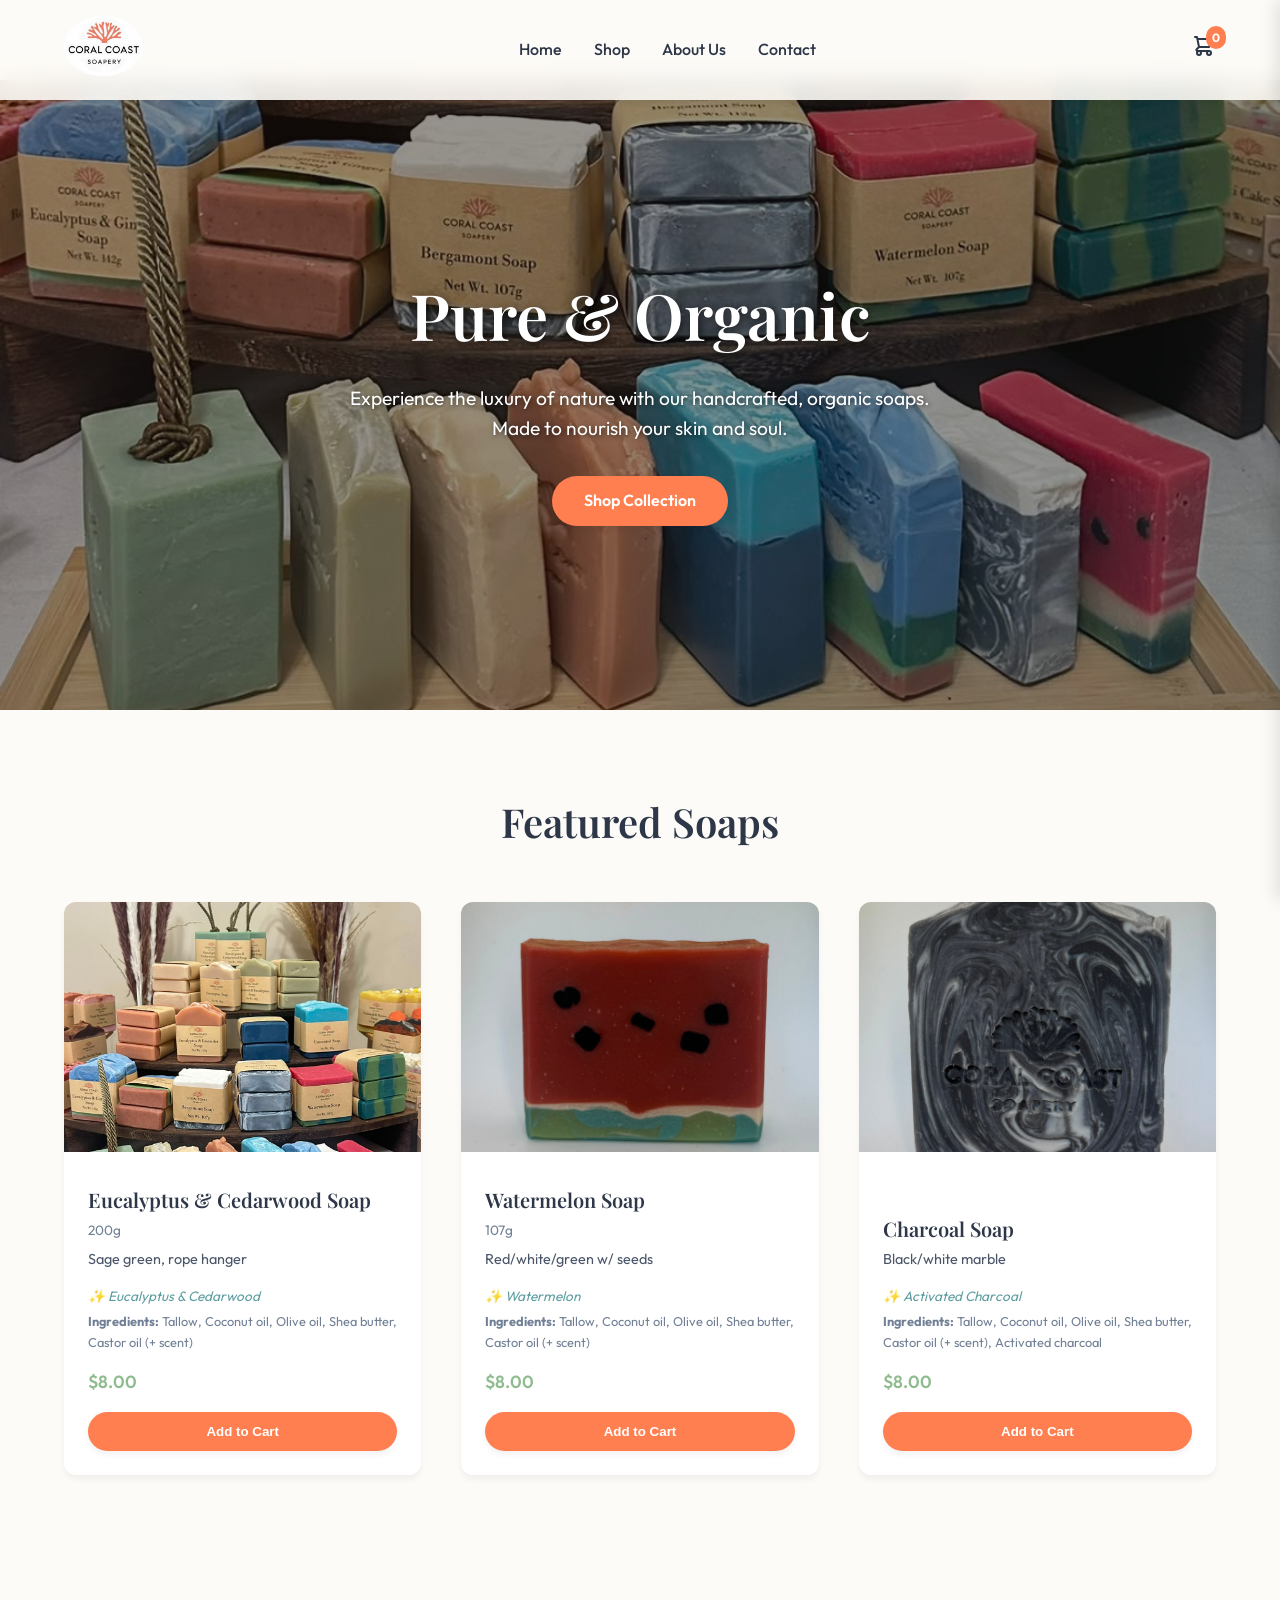
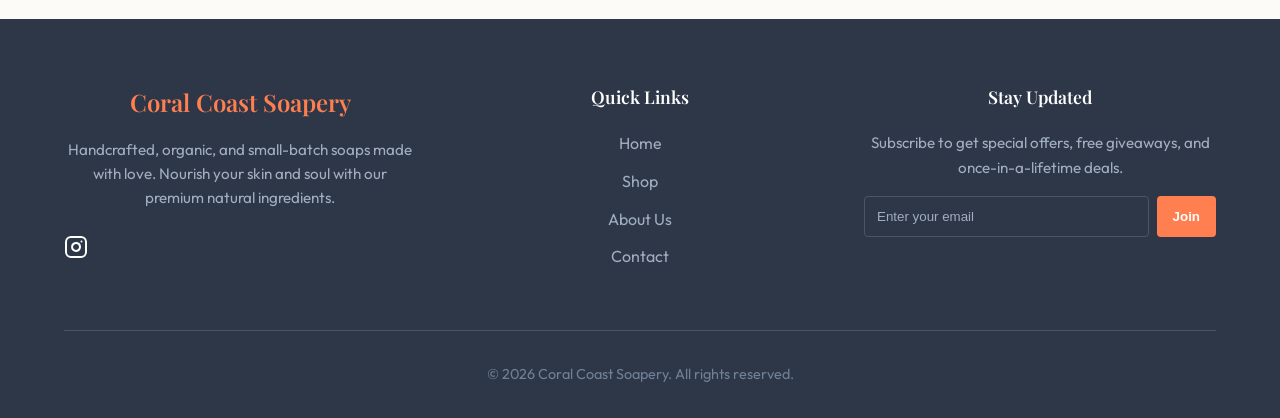
<file: index.html>
<!DOCTYPE html>
<html lang="en">
<head>
    <meta charset="UTF-8">
    <meta name="viewport" content="width=device-width, initial-scale=1.0">
    <title>Coral Coast Soapery | Organic Handmade Soaps</title>
    <meta name="description" content="Discover our organic, handmade soaps crafted with love at Coral Coast Soapery.">
    <link rel="icon" href="logo/CORAL COAST_LOGO.jpg">

    <!-- Open Graph / social share. NOTE (client): once you have a domain, change og:image to an absolute URL, e.g. https://yourdomain.com/logo/CORAL%20COAST_LOGO.jpg -->
    <meta property="og:type" content="website">
    <meta property="og:title" content="Coral Coast Soapery | Organic Handmade Soaps">
    <meta property="og:description" content="Discover our organic, handmade soaps crafted with love at Coral Coast Soapery.">
    <meta property="og:image" content="logo/CORAL COAST_LOGO.jpg">
    <meta name="twitter:card" content="summary_large_image">

    <link rel="stylesheet" href="styles.css">
</head>
<body>
    <header>
        <a href="index.html" class="logo">
            <img src="logo/CORAL COAST_LOGO.jpg" alt="Coral Coast Soapery Logo">
        </a>
        <nav>
            <ul id="nav-menu">
                <li><a href="index.html">Home</a></li>
                <li><a href="shop.html">Shop</a></li>
                <li><a href="about.html">About Us</a></li>
                <li><a href="contact.html">Contact</a></li>
            </ul>
        </nav>
        <div class="header-actions">
            <div class="cart-icon" id="cart-icon">
                <svg xmlns="http://www.w3.org/2000/svg" fill="none" viewBox="0 0 24 24" stroke="currentColor">
                    <path stroke-linecap="round" stroke-linejoin="round" stroke-width="2" d="M3 3h2l.4 2M7 13h10l4-8H5.4M7 13L5.4 5M7 13l-2.293 2.293c-.63.63-.184 1.707.707 1.707H17m0 0a2 2 0 100 4 2 2 0 000-4zm-8 2a2 2 0 11-4 0 2 2 0 014 0z" />
                </svg>
                <span class="cart-count" id="cart-count">0</span>
            </div>
            <button class="menu-toggle" id="menu-toggle" aria-label="Toggle navigation menu" aria-expanded="false" aria-controls="nav-menu">
                <span></span><span></span><span></span>
            </button>
        </div>
    </header>

    <div class="cart-sidebar" id="cart-sidebar">
        <div class="cart-header">
            <h2>Your Cart</h2>
            <button class="close-cart" id="close-cart">&times;</button>
        </div>
        <div class="cart-items" id="cart-items">
            <!-- Cart items injected here -->
        </div>
        <div class="cart-footer">
            <div class="cart-total">
                <span>Total:</span>
                <span id="cart-total-amount">$0.00</span>
            </div>
            <a href="checkout.html" class="btn btn-primary checkout-btn">Proceed to Checkout</a>
        </div>
    </div>

    <section class="hero">
        <div class="hero-content">
            <h1>Pure & Organic</h1>
            <p>Experience the luxury of nature with our handcrafted, organic soaps. Made to nourish your skin and soul.</p>
            <a href="shop.html" class="btn btn-primary">Shop Collection</a>
        </div>
    </section>

    <section class="products-section reveal">
        <h2 class="section-title">Featured Soaps</h2>
        <div class="grid" id="featured-products-grid">
            <!-- Dynamic products injected here by main.js -->
        </div>
    </section>

        <footer>
        <div class="footer-container">
            <div class="footer-brand">
                <h3>Coral Coast Soapery</h3>
                <p>Handcrafted, organic, and small-batch soaps made with love. Nourish your skin and soul with our premium natural ingredients.</p>
                <div class="social-links">
                    <a href="https://instagram.com/coralcoastsoapery" target="_blank" aria-label="Instagram">
                        <svg width="24" height="24" viewBox="0 0 24 24" fill="none" stroke="currentColor" stroke-width="2" stroke-linecap="round" stroke-linejoin="round"><rect x="2" y="2" width="20" height="20" rx="5" ry="5"></rect><path d="M16 11.37A4 4 0 1 1 12.63 8 4 4 0 0 1 16 11.37z"></path><line x1="17.5" y1="6.5" x2="17.51" y2="6.5"></line></svg>
                    </a>
                </div>
            </div>
            <div class="footer-links">
                <h4>Quick Links</h4>
                <ul>
                    <li><a href="index.html">Home</a></li>
                    <li><a href="shop.html">Shop</a></li>
                    <li><a href="about.html">About Us</a></li>
                    <li><a href="contact.html">Contact</a></li>
                </ul>
            </div>
            <div class="footer-newsletter">
                <h4>Stay Updated</h4>
                <p style="color: #a0aec0; font-size: 0.95rem;">Subscribe to get special offers, free giveaways, and once-in-a-lifetime deals.</p>
                <form class="newsletter-form" onsubmit="event.preventDefault(); alert('Thanks for subscribing!');">
                    <input type="email" placeholder="Enter your email" required>
                    <button type="submit">Join</button>
                </form>
            </div>
        </div>
        <div class="footer-bottom">
            <p>&copy; 2026 Coral Coast Soapery. All rights reserved.</p>
        </div>
    </footer>

    <script src="main.js"></script>
</body>
</html>
</file>
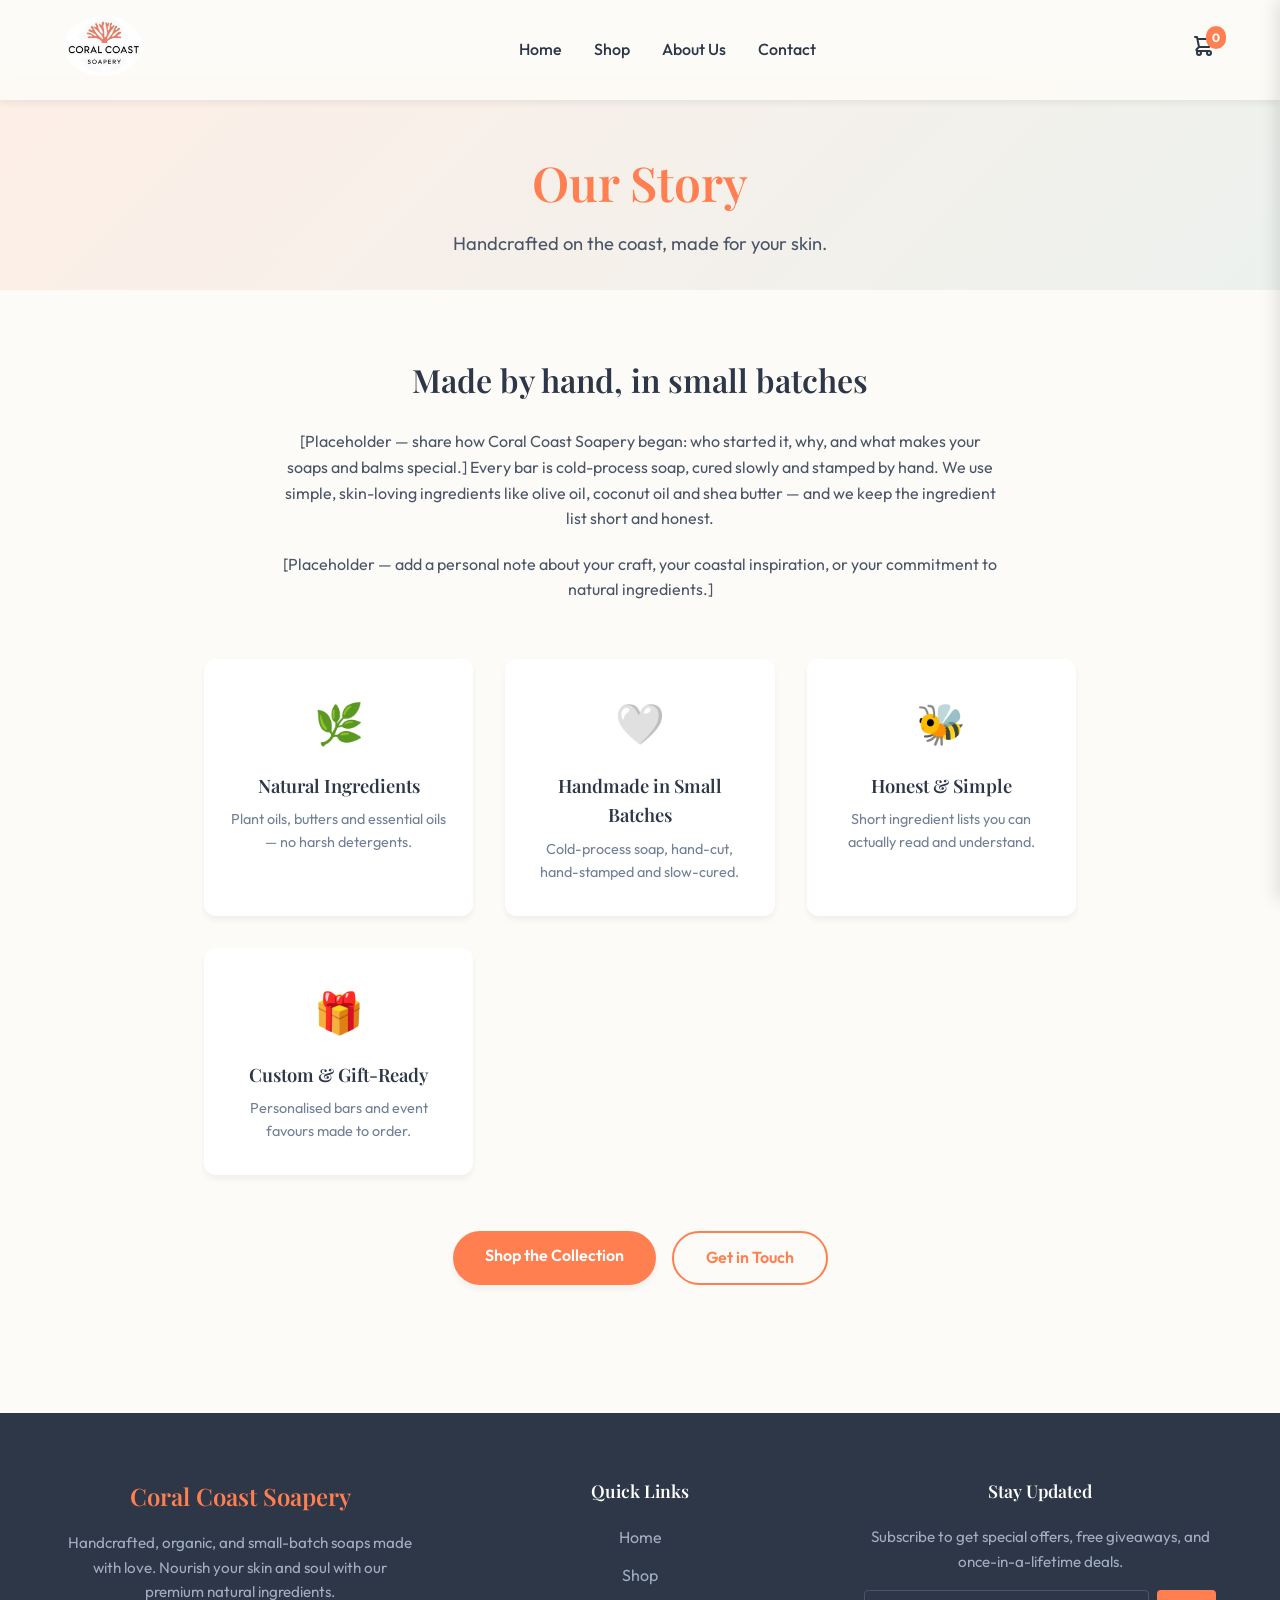
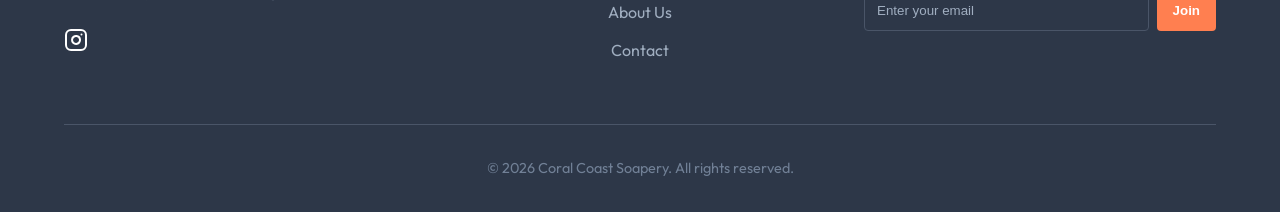
<file: about.html>
<!DOCTYPE html>
<html lang="en">
<head>
    <meta charset="UTF-8">
    <meta name="viewport" content="width=device-width, initial-scale=1.0">
    <title>About Us | Coral Coast Soapery</title>
    <meta name="description" content="The story behind Coral Coast Soapery — small-batch, handmade soaps and balms crafted with natural ingredients.">
    <link rel="icon" href="logo/CORAL COAST_LOGO.jpg">

    <!-- Open Graph / social share -->
    <meta property="og:type" content="website">
    <meta property="og:title" content="About Coral Coast Soapery">
    <meta property="og:description" content="Small-batch, handmade soaps and balms crafted with natural ingredients.">
    <meta property="og:image" content="logo/CORAL COAST_LOGO.jpg">
    <meta name="twitter:card" content="summary_large_image">

    <link rel="stylesheet" href="styles.css">
</head>
<body>
    <header>
        <a href="index.html" class="logo">
            <img src="logo/CORAL COAST_LOGO.jpg" alt="Coral Coast Soapery Logo">
        </a>
        <nav>
            <ul id="nav-menu">
                <li><a href="index.html">Home</a></li>
                <li><a href="shop.html">Shop</a></li>
                <li><a href="about.html">About Us</a></li>
                <li><a href="contact.html">Contact</a></li>
            </ul>
        </nav>
        <div class="header-actions">
            <div class="cart-icon" id="cart-icon">
                <svg xmlns="http://www.w3.org/2000/svg" fill="none" viewBox="0 0 24 24" stroke="currentColor">
                    <path stroke-linecap="round" stroke-linejoin="round" stroke-width="2" d="M3 3h2l.4 2M7 13h10l4-8H5.4M7 13L5.4 5M7 13l-2.293 2.293c-.63.63-.184 1.707.707 1.707H17m0 0a2 2 0 100 4 2 2 0 000-4zm-8 2a2 2 0 11-4 0 2 2 0 014 0z" />
                </svg>
                <span class="cart-count" id="cart-count">0</span>
            </div>
            <button class="menu-toggle" id="menu-toggle" aria-label="Toggle navigation menu" aria-expanded="false" aria-controls="nav-menu">
                <span></span><span></span><span></span>
            </button>
        </div>
    </header>

    <div class="cart-sidebar" id="cart-sidebar">
        <div class="cart-header">
            <h2>Your Cart</h2>
            <button class="close-cart" id="close-cart">&times;</button>
        </div>
        <div class="cart-items" id="cart-items"></div>
        <div class="cart-footer">
            <div class="cart-total">
                <span>Total:</span>
                <span id="cart-total-amount">$0.00</span>
            </div>
            <a href="checkout.html" class="btn btn-primary checkout-btn">Proceed to Checkout</a>
        </div>
    </div>

    <!-- TODO (client): replace the placeholder copy below with the real brand story. -->
    <section class="page-hero">
        <div class="page-hero-content">
            <h1>Our Story</h1>
            <p>Handcrafted on the coast, made for your skin.</p>
        </div>
    </section>

    <section class="about-section">
        <div class="about-story">
            <h2>Made by hand, in small batches</h2>
            <p>
                [Placeholder — share how Coral Coast Soapery began: who started it, why,
                and what makes your soaps and balms special.] Every bar is cold-process
                soap, cured slowly and stamped by hand. We use simple, skin-loving
                ingredients like olive oil, coconut oil and shea butter — and we keep the
                ingredient list short and honest.
            </p>
            <p>
                [Placeholder — add a personal note about your craft, your coastal
                inspiration, or your commitment to natural ingredients.]
            </p>
        </div>

        <div class="values-grid">
            <div class="value-card">
                <div class="value-icon">🌿</div>
                <h3>Natural Ingredients</h3>
                <p>Plant oils, butters and essential oils — no harsh detergents.</p>
            </div>
            <div class="value-card">
                <div class="value-icon">🤍</div>
                <h3>Handmade in Small Batches</h3>
                <p>Cold-process soap, hand-cut, hand-stamped and slow-cured.</p>
            </div>
            <div class="value-card">
                <div class="value-icon">🐝</div>
                <h3>Honest &amp; Simple</h3>
                <p>Short ingredient lists you can actually read and understand.</p>
            </div>
            <div class="value-card">
                <div class="value-icon">🎁</div>
                <h3>Custom &amp; Gift-Ready</h3>
                <p>Personalised bars and event favours made to order.</p>
            </div>
        </div>

        <div class="about-cta">
            <a href="shop.html" class="btn btn-primary">Shop the Collection</a>
            <a href="contact.html" class="btn btn-outline">Get in Touch</a>
        </div>
    </section>

        <footer>
        <div class="footer-container">
            <div class="footer-brand">
                <h3>Coral Coast Soapery</h3>
                <p>Handcrafted, organic, and small-batch soaps made with love. Nourish your skin and soul with our premium natural ingredients.</p>
                <div class="social-links">
                    <a href="https://instagram.com/coralcoastsoapery" target="_blank" aria-label="Instagram">
                        <svg width="24" height="24" viewBox="0 0 24 24" fill="none" stroke="currentColor" stroke-width="2" stroke-linecap="round" stroke-linejoin="round"><rect x="2" y="2" width="20" height="20" rx="5" ry="5"></rect><path d="M16 11.37A4 4 0 1 1 12.63 8 4 4 0 0 1 16 11.37z"></path><line x1="17.5" y1="6.5" x2="17.51" y2="6.5"></line></svg>
                    </a>
                </div>
            </div>
            <div class="footer-links">
                <h4>Quick Links</h4>
                <ul>
                    <li><a href="index.html">Home</a></li>
                    <li><a href="shop.html">Shop</a></li>
                    <li><a href="about.html">About Us</a></li>
                    <li><a href="contact.html">Contact</a></li>
                </ul>
            </div>
            <div class="footer-newsletter">
                <h4>Stay Updated</h4>
                <p style="color: #a0aec0; font-size: 0.95rem;">Subscribe to get special offers, free giveaways, and once-in-a-lifetime deals.</p>
                <form class="newsletter-form" onsubmit="event.preventDefault(); alert('Thanks for subscribing!');">
                    <input type="email" placeholder="Enter your email" required>
                    <button type="submit">Join</button>
                </form>
            </div>
        </div>
        <div class="footer-bottom">
            <p>&copy; 2026 Coral Coast Soapery. All rights reserved.</p>
        </div>
    </footer>

    <script src="main.js"></script>
</body>
</html>
</file>
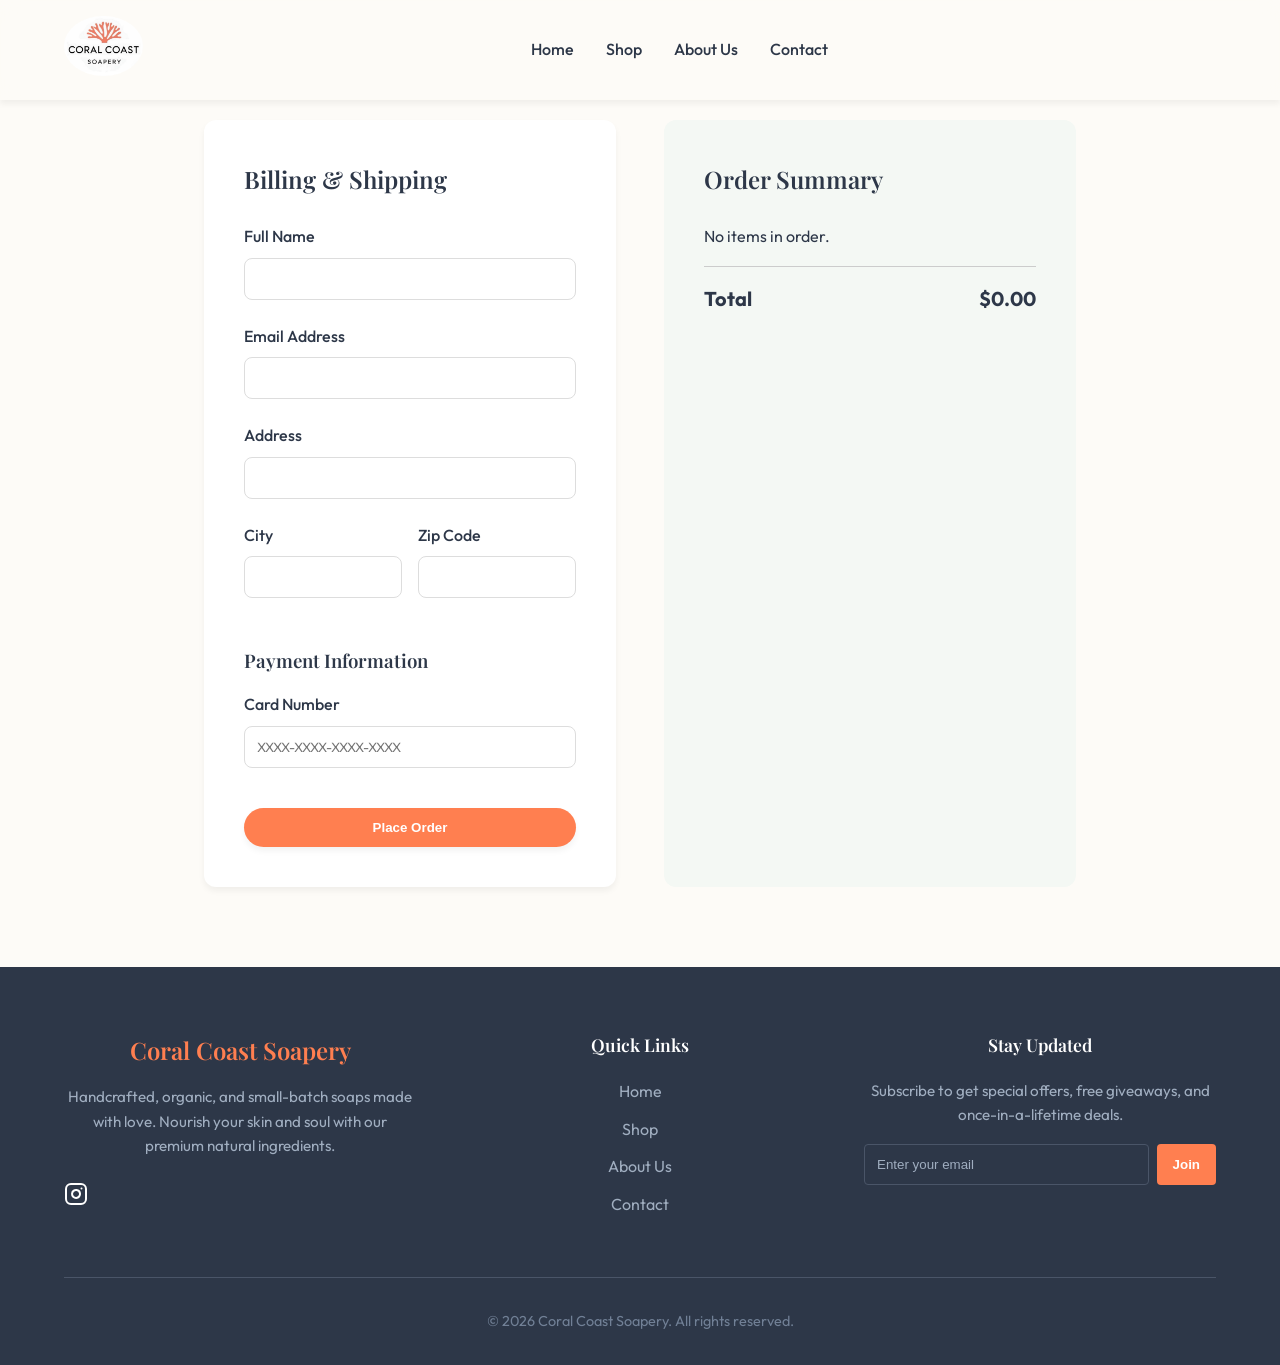
<file: checkout.html>
<!DOCTYPE html>
<html lang="en">
<head>
    <meta charset="UTF-8">
    <meta name="viewport" content="width=device-width, initial-scale=1.0">
    <title>Checkout | Coral Coast Soapery</title>
    <meta name="description" content="Complete your Coral Coast Soapery order.">
    <meta name="robots" content="noindex">
    <link rel="icon" href="logo/CORAL COAST_LOGO.jpg">
    <link rel="stylesheet" href="styles.css">
</head>
<body>
    <header>
        <a href="index.html" class="logo">
            <img src="logo/CORAL COAST_LOGO.jpg" alt="Coral Coast Soapery Logo">
        </a>
        <nav>
            <ul id="nav-menu">
                <li><a href="index.html">Home</a></li>
                <li><a href="shop.html">Shop</a></li>
                <li><a href="about.html">About Us</a></li>
                <li><a href="contact.html">Contact</a></li>
            </ul>
        </nav>
        <div class="header-actions">
            <button class="menu-toggle" id="menu-toggle" aria-label="Toggle navigation menu" aria-expanded="false" aria-controls="nav-menu">
                <span></span><span></span><span></span>
            </button>
        </div>
    </header>

    <div class="checkout-container reveal">
        <form class="checkout-form" id="checkout-form">
            <h2>Billing & Shipping</h2>
            <br>
            <div class="form-group">
                <label for="fullName">Full Name</label>
                <input type="text" id="fullName" required>
            </div>
            <div class="form-group">
                <label for="email">Email Address</label>
                <input type="email" id="email" required>
            </div>
            <div class="form-group">
                <label for="address">Address</label>
                <input type="text" id="address" required>
            </div>
            <div style="display: grid; grid-template-columns: 1fr 1fr; gap: 1rem;">
                <div class="form-group">
                    <label for="city">City</label>
                    <input type="text" id="city" required>
                </div>
                <div class="form-group">
                    <label for="zip">Zip Code</label>
                    <input type="text" id="zip" required>
                </div>
            </div>
            <h3 style="margin-top: 1.5rem; margin-bottom: 1rem;">Payment Information</h3>
            <div class="form-group">
                <label for="card">Card Number</label>
                <input type="text" id="card" placeholder="XXXX-XXXX-XXXX-XXXX" required>
            </div>
            <button type="submit" class="btn btn-primary" style="width: 100%; margin-top: 1rem;">Place Order</button>
        </form>

        <div class="order-summary">
            <h2>Order Summary</h2>
            <br>
            <div id="order-items">
                <!-- Order items injected here -->
            </div>
            <hr style="margin: 1rem 0; border: none; border-top: 1px solid #ccc;">
            <div style="display: flex; justify-content: space-between; font-size: 1.25rem; font-weight: bold;">
                <span>Total</span>
                <span id="checkout-total">$0.00</span>
            </div>
        </div>
    </div>

        <footer>
        <div class="footer-container">
            <div class="footer-brand">
                <h3>Coral Coast Soapery</h3>
                <p>Handcrafted, organic, and small-batch soaps made with love. Nourish your skin and soul with our premium natural ingredients.</p>
                <div class="social-links">
                    <a href="https://instagram.com/coralcoastsoapery" target="_blank" aria-label="Instagram">
                        <svg width="24" height="24" viewBox="0 0 24 24" fill="none" stroke="currentColor" stroke-width="2" stroke-linecap="round" stroke-linejoin="round"><rect x="2" y="2" width="20" height="20" rx="5" ry="5"></rect><path d="M16 11.37A4 4 0 1 1 12.63 8 4 4 0 0 1 16 11.37z"></path><line x1="17.5" y1="6.5" x2="17.51" y2="6.5"></line></svg>
                    </a>
                </div>
            </div>
            <div class="footer-links">
                <h4>Quick Links</h4>
                <ul>
                    <li><a href="index.html">Home</a></li>
                    <li><a href="shop.html">Shop</a></li>
                    <li><a href="about.html">About Us</a></li>
                    <li><a href="contact.html">Contact</a></li>
                </ul>
            </div>
            <div class="footer-newsletter">
                <h4>Stay Updated</h4>
                <p style="color: #a0aec0; font-size: 0.95rem;">Subscribe to get special offers, free giveaways, and once-in-a-lifetime deals.</p>
                <form class="newsletter-form" onsubmit="event.preventDefault(); alert('Thanks for subscribing!');">
                    <input type="email" placeholder="Enter your email" required>
                    <button type="submit">Join</button>
                </form>
            </div>
        </div>
        <div class="footer-bottom">
            <p>&copy; 2026 Coral Coast Soapery. All rights reserved.</p>
        </div>
    </footer>

    <script src="main.js"></script>
</body>
</html>
</file>
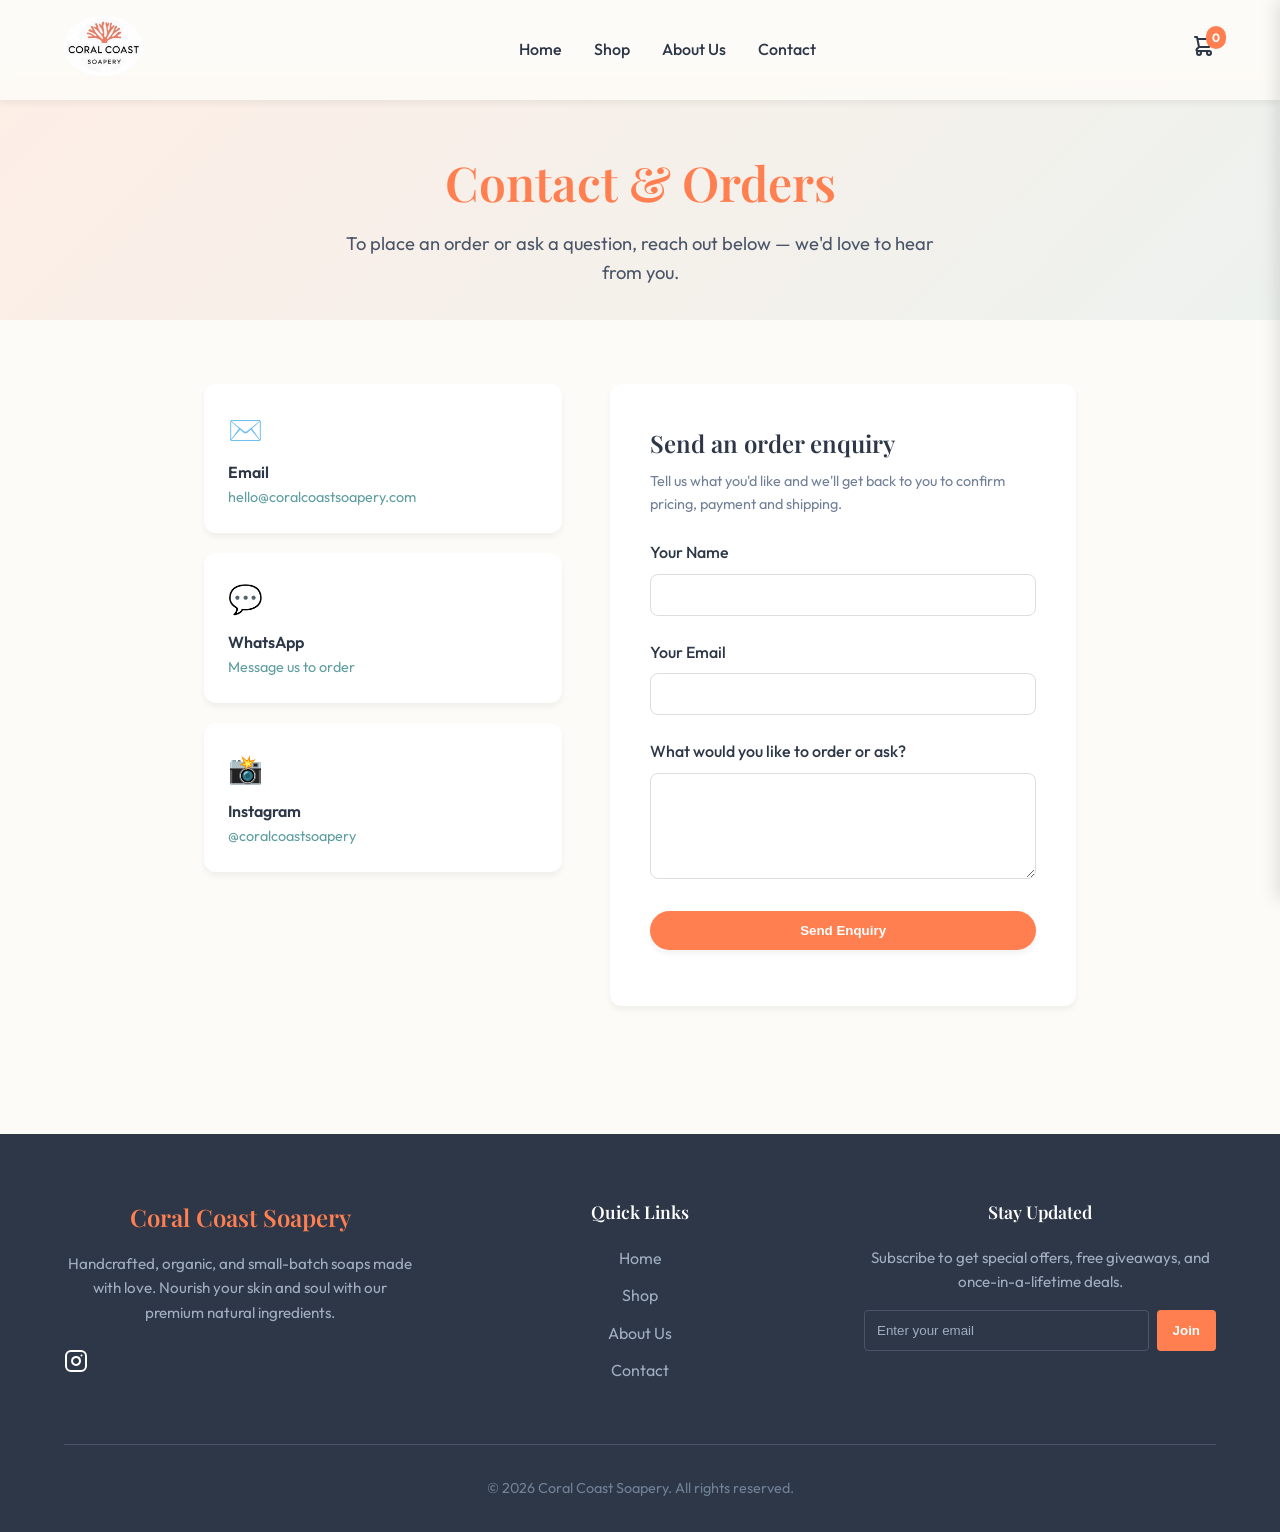
<file: contact.html>
<!DOCTYPE html>
<html lang="en">
<head>
    <meta charset="UTF-8">
    <meta name="viewport" content="width=device-width, initial-scale=1.0">
    <title>Contact &amp; Orders | Coral Coast Soapery</title>
    <meta name="description" content="Place an order or ask a question — reach Coral Coast Soapery by email, WhatsApp or Instagram.">
    <link rel="icon" href="logo/CORAL COAST_LOGO.jpg">

    <!-- Open Graph / social share -->
    <meta property="og:type" content="website">
    <meta property="og:title" content="Contact Coral Coast Soapery">
    <meta property="og:description" content="Place an order or ask a question — reach us by email, WhatsApp or Instagram.">
    <meta property="og:image" content="logo/CORAL COAST_LOGO.jpg">
    <meta name="twitter:card" content="summary_large_image">

    <link rel="stylesheet" href="styles.css">
</head>
<body>
    <header>
        <a href="index.html" class="logo">
            <img src="logo/CORAL COAST_LOGO.jpg" alt="Coral Coast Soapery Logo">
        </a>
        <nav>
            <ul id="nav-menu">
                <li><a href="index.html">Home</a></li>
                <li><a href="shop.html">Shop</a></li>
                <li><a href="about.html">About Us</a></li>
                <li><a href="contact.html">Contact</a></li>
            </ul>
        </nav>
        <div class="header-actions">
            <div class="cart-icon" id="cart-icon">
                <svg xmlns="http://www.w3.org/2000/svg" fill="none" viewBox="0 0 24 24" stroke="currentColor">
                    <path stroke-linecap="round" stroke-linejoin="round" stroke-width="2" d="M3 3h2l.4 2M7 13h10l4-8H5.4M7 13L5.4 5M7 13l-2.293 2.293c-.63.63-.184 1.707.707 1.707H17m0 0a2 2 0 100 4 2 2 0 000-4zm-8 2a2 2 0 11-4 0 2 2 0 014 0z" />
                </svg>
                <span class="cart-count" id="cart-count">0</span>
            </div>
            <button class="menu-toggle" id="menu-toggle" aria-label="Toggle navigation menu" aria-expanded="false" aria-controls="nav-menu">
                <span></span><span></span><span></span>
            </button>
        </div>
    </header>

    <div class="cart-sidebar" id="cart-sidebar">
        <div class="cart-header">
            <h2>Your Cart</h2>
            <button class="close-cart" id="close-cart">&times;</button>
        </div>
        <div class="cart-items" id="cart-items"></div>
        <div class="cart-footer">
            <div class="cart-total">
                <span>Total:</span>
                <span id="cart-total-amount">$0.00</span>
            </div>
            <a href="checkout.html" class="btn btn-primary checkout-btn">Proceed to Checkout</a>
        </div>
    </div>

    <section class="page-hero">
        <div class="page-hero-content">
            <h1>Contact &amp; Orders</h1>
            <p>To place an order or ask a question, reach out below — we'd love to hear from you.</p>
        </div>
    </section>

    <section class="contact-section">
        <!-- TODO (client): replace the placeholder links/handles below with real details. -->
        <div class="contact-methods">
            <a href="mailto:hello@coralcoastsoapery.com" class="contact-method">
                <span class="contact-method-icon">✉️</span>
                <span class="contact-method-label">Email</span>
                <span class="contact-method-value">hello@coralcoastsoapery.com</span>
            </a>
            <a href="https://wa.me/10000000000" class="contact-method" target="_blank" rel="noopener">
                <span class="contact-method-icon">💬</span>
                <span class="contact-method-label">WhatsApp</span>
                <span class="contact-method-value">Message us to order</span>
            </a>
            <a href="https://instagram.com/coralcoastsoapery" class="contact-method" target="_blank" rel="noopener">
                <span class="contact-method-icon">📸</span>
                <span class="contact-method-label">Instagram</span>
                <span class="contact-method-value">@coralcoastsoapery</span>
            </a>
        </div>

        <div class="contact-form-wrapper">
            <h2>Send an order enquiry</h2>
            <p class="contact-form-note">Tell us what you'd like and we'll get back to you to confirm pricing, payment and shipping.</p>
            <form class="contact-form" id="contact-form">
                <div class="form-group">
                    <label for="cName">Your Name</label>
                    <input type="text" id="cName" required>
                </div>
                <div class="form-group">
                    <label for="cEmail">Your Email</label>
                    <input type="email" id="cEmail" required>
                </div>
                <div class="form-group">
                    <label for="cMessage">What would you like to order or ask?</label>
                    <textarea id="cMessage" rows="5" required></textarea>
                </div>
                <button type="submit" class="btn btn-primary" style="width: 100%;">Send Enquiry</button>
            </form>
            <p class="contact-form-status" id="contact-form-status"></p>
        </div>
    </section>

        <footer>
        <div class="footer-container">
            <div class="footer-brand">
                <h3>Coral Coast Soapery</h3>
                <p>Handcrafted, organic, and small-batch soaps made with love. Nourish your skin and soul with our premium natural ingredients.</p>
                <div class="social-links">
                    <a href="https://instagram.com/coralcoastsoapery" target="_blank" aria-label="Instagram">
                        <svg width="24" height="24" viewBox="0 0 24 24" fill="none" stroke="currentColor" stroke-width="2" stroke-linecap="round" stroke-linejoin="round"><rect x="2" y="2" width="20" height="20" rx="5" ry="5"></rect><path d="M16 11.37A4 4 0 1 1 12.63 8 4 4 0 0 1 16 11.37z"></path><line x1="17.5" y1="6.5" x2="17.51" y2="6.5"></line></svg>
                    </a>
                </div>
            </div>
            <div class="footer-links">
                <h4>Quick Links</h4>
                <ul>
                    <li><a href="index.html">Home</a></li>
                    <li><a href="shop.html">Shop</a></li>
                    <li><a href="about.html">About Us</a></li>
                    <li><a href="contact.html">Contact</a></li>
                </ul>
            </div>
            <div class="footer-newsletter">
                <h4>Stay Updated</h4>
                <p style="color: #a0aec0; font-size: 0.95rem;">Subscribe to get special offers, free giveaways, and once-in-a-lifetime deals.</p>
                <form class="newsletter-form" onsubmit="event.preventDefault(); alert('Thanks for subscribing!');">
                    <input type="email" placeholder="Enter your email" required>
                    <button type="submit">Join</button>
                </form>
            </div>
        </div>
        <div class="footer-bottom">
            <p>&copy; 2026 Coral Coast Soapery. All rights reserved.</p>
        </div>
    </footer>

    <script src="main.js"></script>
</body>
</html>
</file>
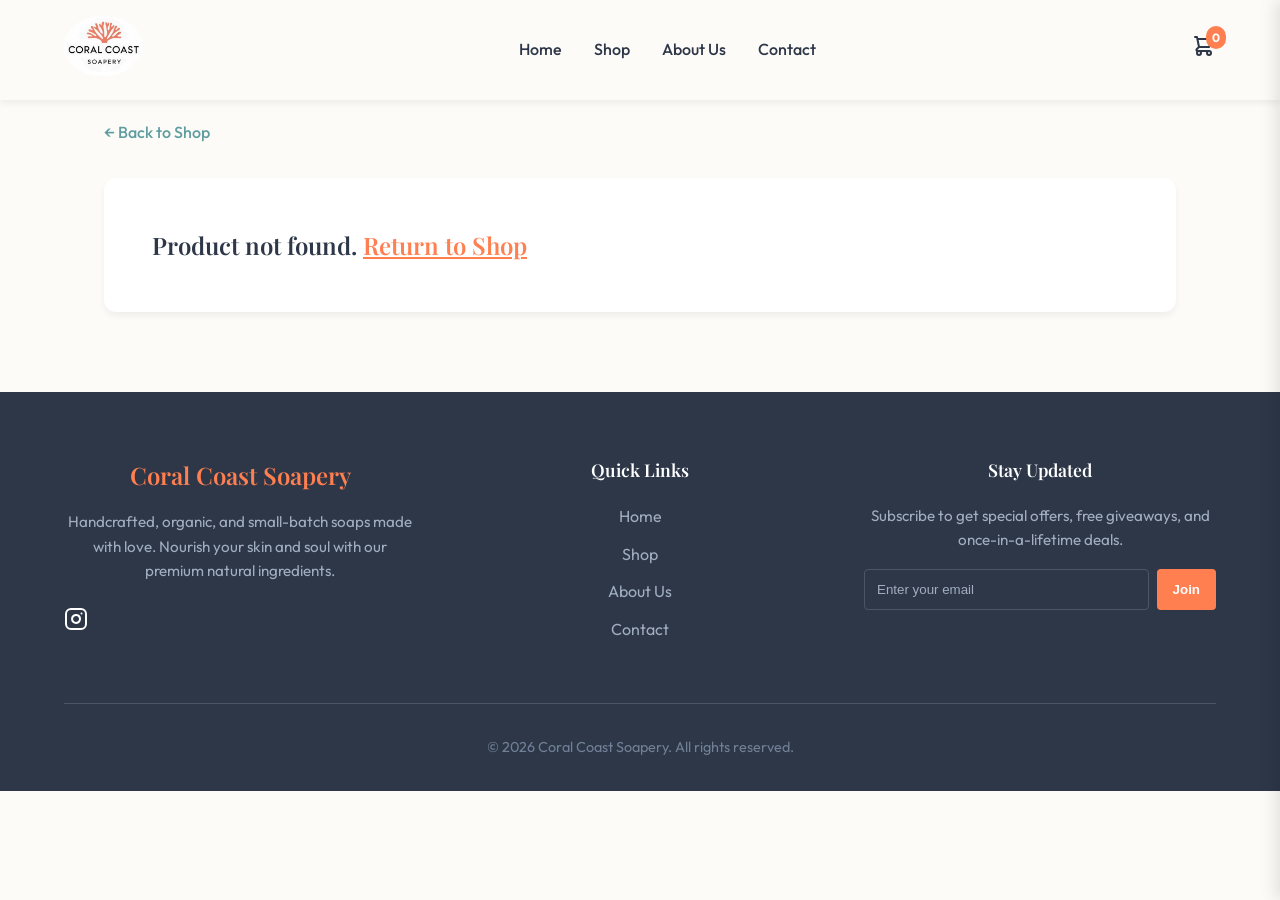
<file: product.html>
<!DOCTYPE html>
<html lang="en">
<head>
    <meta charset="UTF-8">
    <meta name="viewport" content="width=device-width, initial-scale=1.0">
    <title>Product | Coral Coast Soapery</title>
    <meta name="description" content="Handmade, small-batch soaps and balms from Coral Coast Soapery.">
    <link rel="icon" href="logo/CORAL COAST_LOGO.jpg">

    <!-- Open Graph / social share -->
    <meta property="og:type" content="product">
    <meta property="og:title" content="Coral Coast Soapery">
    <meta property="og:description" content="Handmade, small-batch soaps and balms from Coral Coast Soapery.">
    <meta property="og:image" content="logo/CORAL COAST_LOGO.jpg">
    <meta name="twitter:card" content="summary_large_image">

    <link rel="stylesheet" href="styles.css">
</head>
<body>
    <header>
        <a href="index.html" class="logo">
            <img src="logo/CORAL COAST_LOGO.jpg" alt="Coral Coast Soapery Logo">
        </a>
        <nav>
            <ul id="nav-menu">
                <li><a href="index.html">Home</a></li>
                <li><a href="shop.html">Shop</a></li>
                <li><a href="about.html">About Us</a></li>
                <li><a href="contact.html">Contact</a></li>
            </ul>
        </nav>
        <div class="header-actions">
            <div class="cart-icon" id="cart-icon">
                <svg xmlns="http://www.w3.org/2000/svg" fill="none" viewBox="0 0 24 24" stroke="currentColor">
                    <path stroke-linecap="round" stroke-linejoin="round" stroke-width="2" d="M3 3h2l.4 2M7 13h10l4-8H5.4M7 13L5.4 5M7 13l-2.293 2.293c-.63.63-.184 1.707.707 1.707H17m0 0a2 2 0 100 4 2 2 0 000-4zm-8 2a2 2 0 11-4 0 2 2 0 014 0z" />
                </svg>
                <span class="cart-count" id="cart-count">0</span>
            </div>
            <button class="menu-toggle" id="menu-toggle" aria-label="Toggle navigation menu" aria-expanded="false" aria-controls="nav-menu">
                <span></span><span></span><span></span>
            </button>
        </div>
    </header>

    <div class="cart-sidebar" id="cart-sidebar">
        <div class="cart-header">
            <h2>Your Cart</h2>
            <button class="close-cart" id="close-cart">&times;</button>
        </div>
        <div class="cart-items" id="cart-items">
            <!-- Cart items injected here -->
        </div>
        <div class="cart-footer">
            <div class="cart-total">
                <span>Total:</span>
                <span id="cart-total-amount">$0.00</span>
            </div>
            <a href="checkout.html" class="btn btn-primary checkout-btn">Proceed to Checkout</a>
        </div>
    </div>

    <!-- Product Detail Container -->
    <div class="product-detail-wrapper reveal">
        <a href="shop.html" class="back-link">&larr; Back to Shop</a>
        <div class="product-detail-container" id="product-detail-container">
            <!-- Dynamic product detail injected here by main.js -->
        </div>
    </div>

        <footer>
        <div class="footer-container">
            <div class="footer-brand">
                <h3>Coral Coast Soapery</h3>
                <p>Handcrafted, organic, and small-batch soaps made with love. Nourish your skin and soul with our premium natural ingredients.</p>
                <div class="social-links">
                    <a href="https://instagram.com/coralcoastsoapery" target="_blank" aria-label="Instagram">
                        <svg width="24" height="24" viewBox="0 0 24 24" fill="none" stroke="currentColor" stroke-width="2" stroke-linecap="round" stroke-linejoin="round"><rect x="2" y="2" width="20" height="20" rx="5" ry="5"></rect><path d="M16 11.37A4 4 0 1 1 12.63 8 4 4 0 0 1 16 11.37z"></path><line x1="17.5" y1="6.5" x2="17.51" y2="6.5"></line></svg>
                    </a>
                </div>
            </div>
            <div class="footer-links">
                <h4>Quick Links</h4>
                <ul>
                    <li><a href="index.html">Home</a></li>
                    <li><a href="shop.html">Shop</a></li>
                    <li><a href="about.html">About Us</a></li>
                    <li><a href="contact.html">Contact</a></li>
                </ul>
            </div>
            <div class="footer-newsletter">
                <h4>Stay Updated</h4>
                <p style="color: #a0aec0; font-size: 0.95rem;">Subscribe to get special offers, free giveaways, and once-in-a-lifetime deals.</p>
                <form class="newsletter-form" onsubmit="event.preventDefault(); alert('Thanks for subscribing!');">
                    <input type="email" placeholder="Enter your email" required>
                    <button type="submit">Join</button>
                </form>
            </div>
        </div>
        <div class="footer-bottom">
            <p>&copy; 2026 Coral Coast Soapery. All rights reserved.</p>
        </div>
    </footer>

    <script src="main.js"></script>
</body>
</html>
</file>
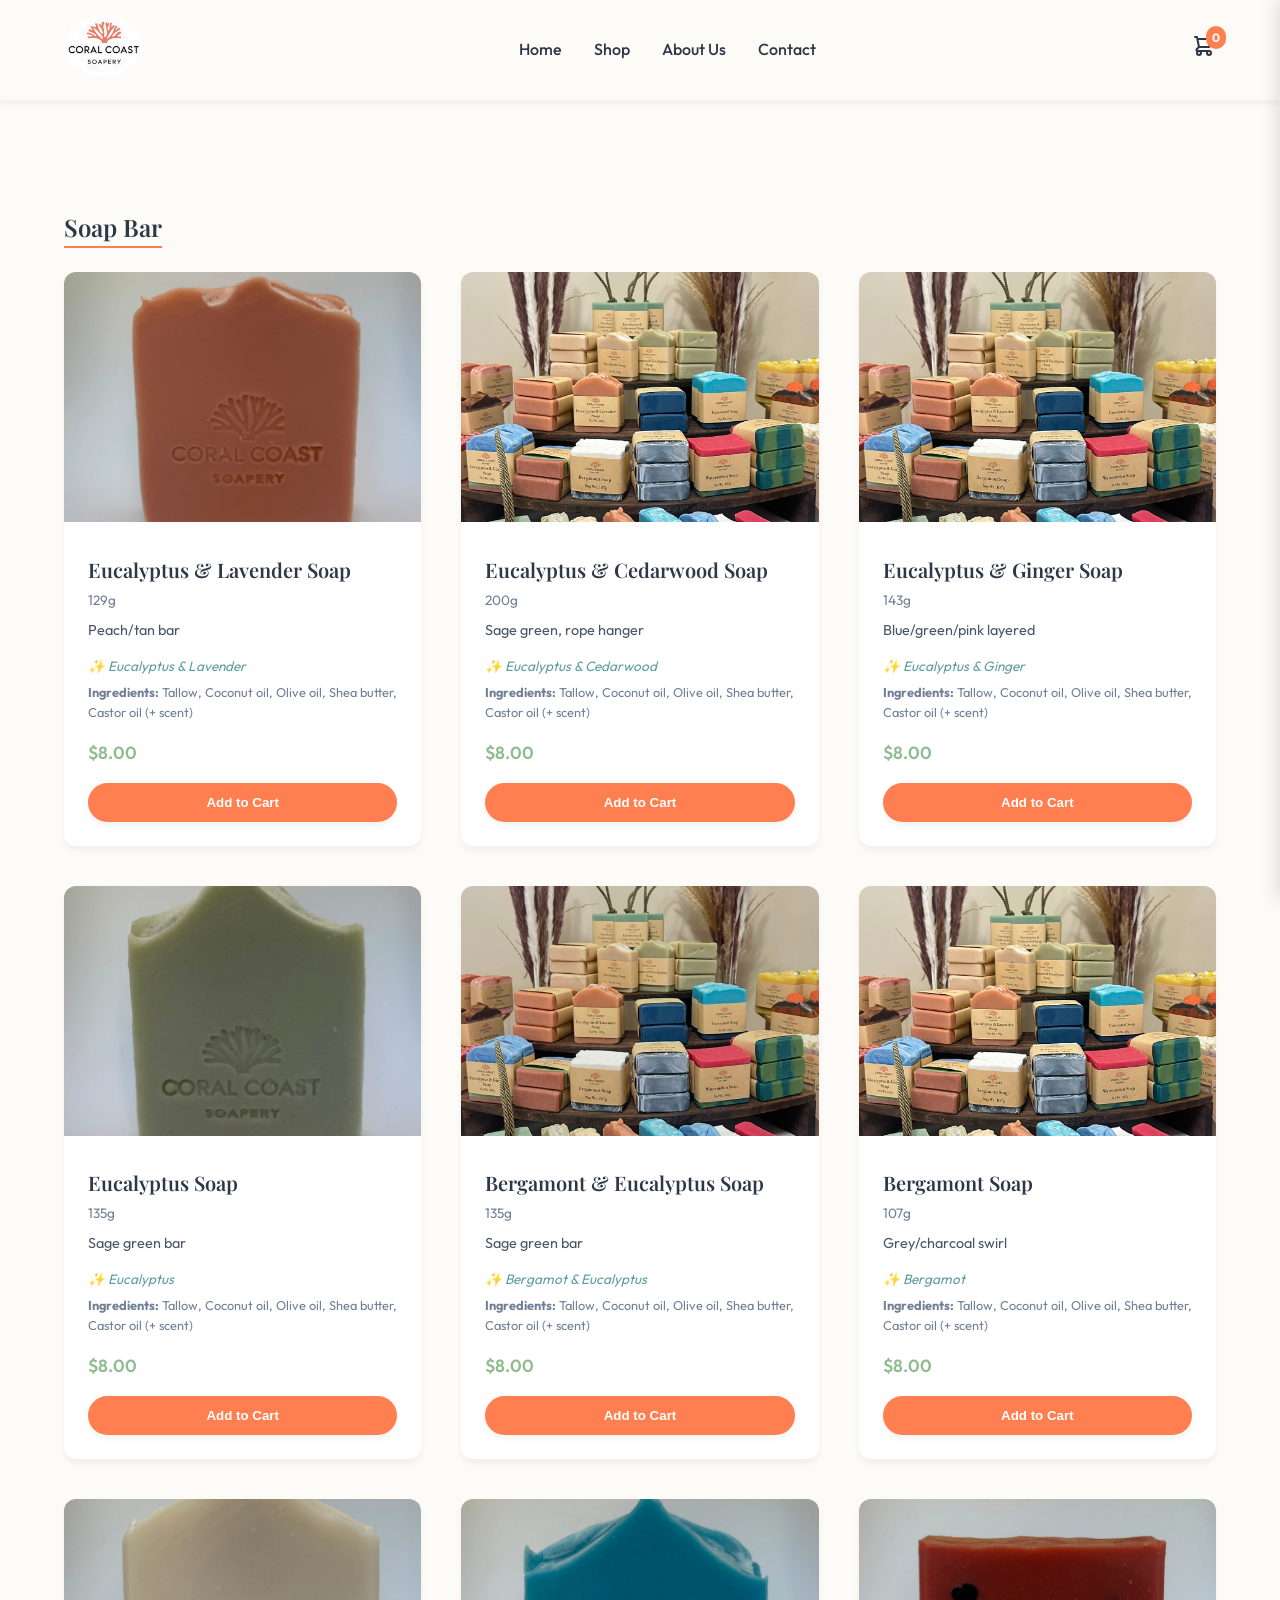
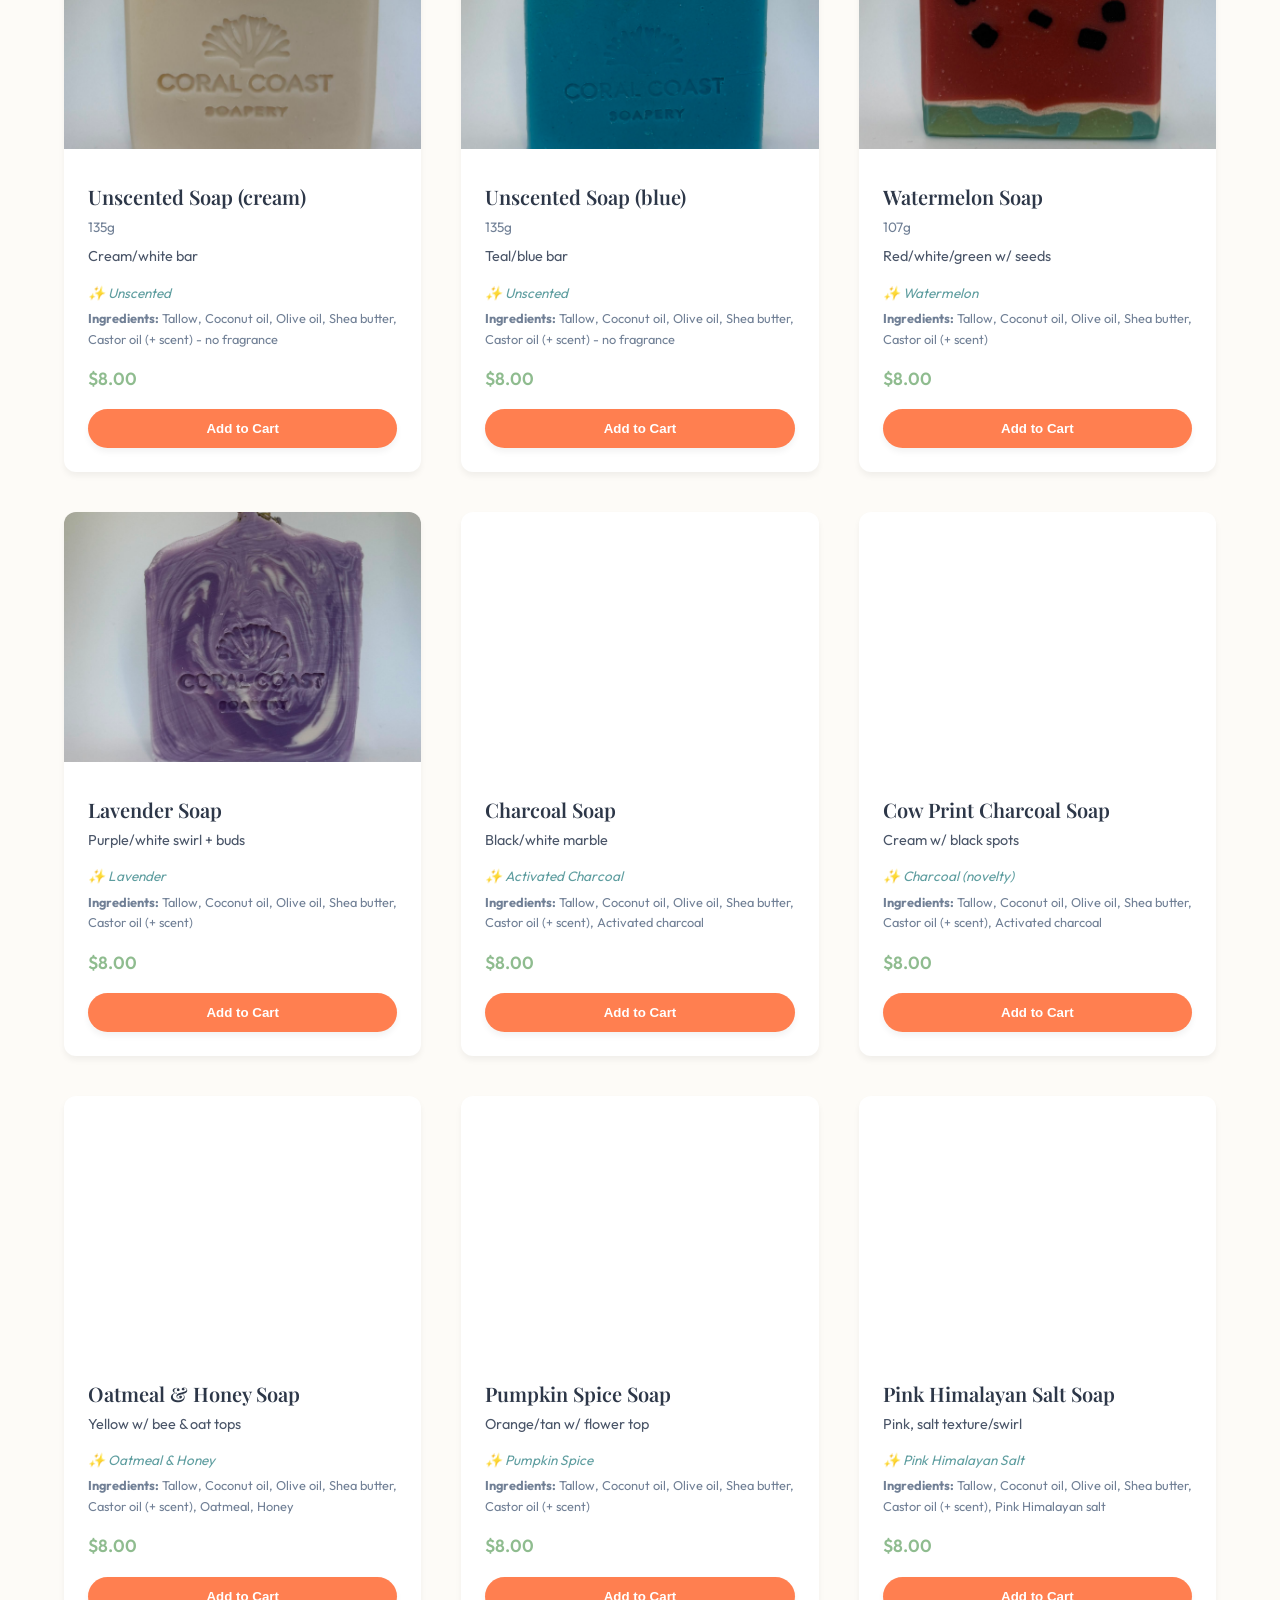
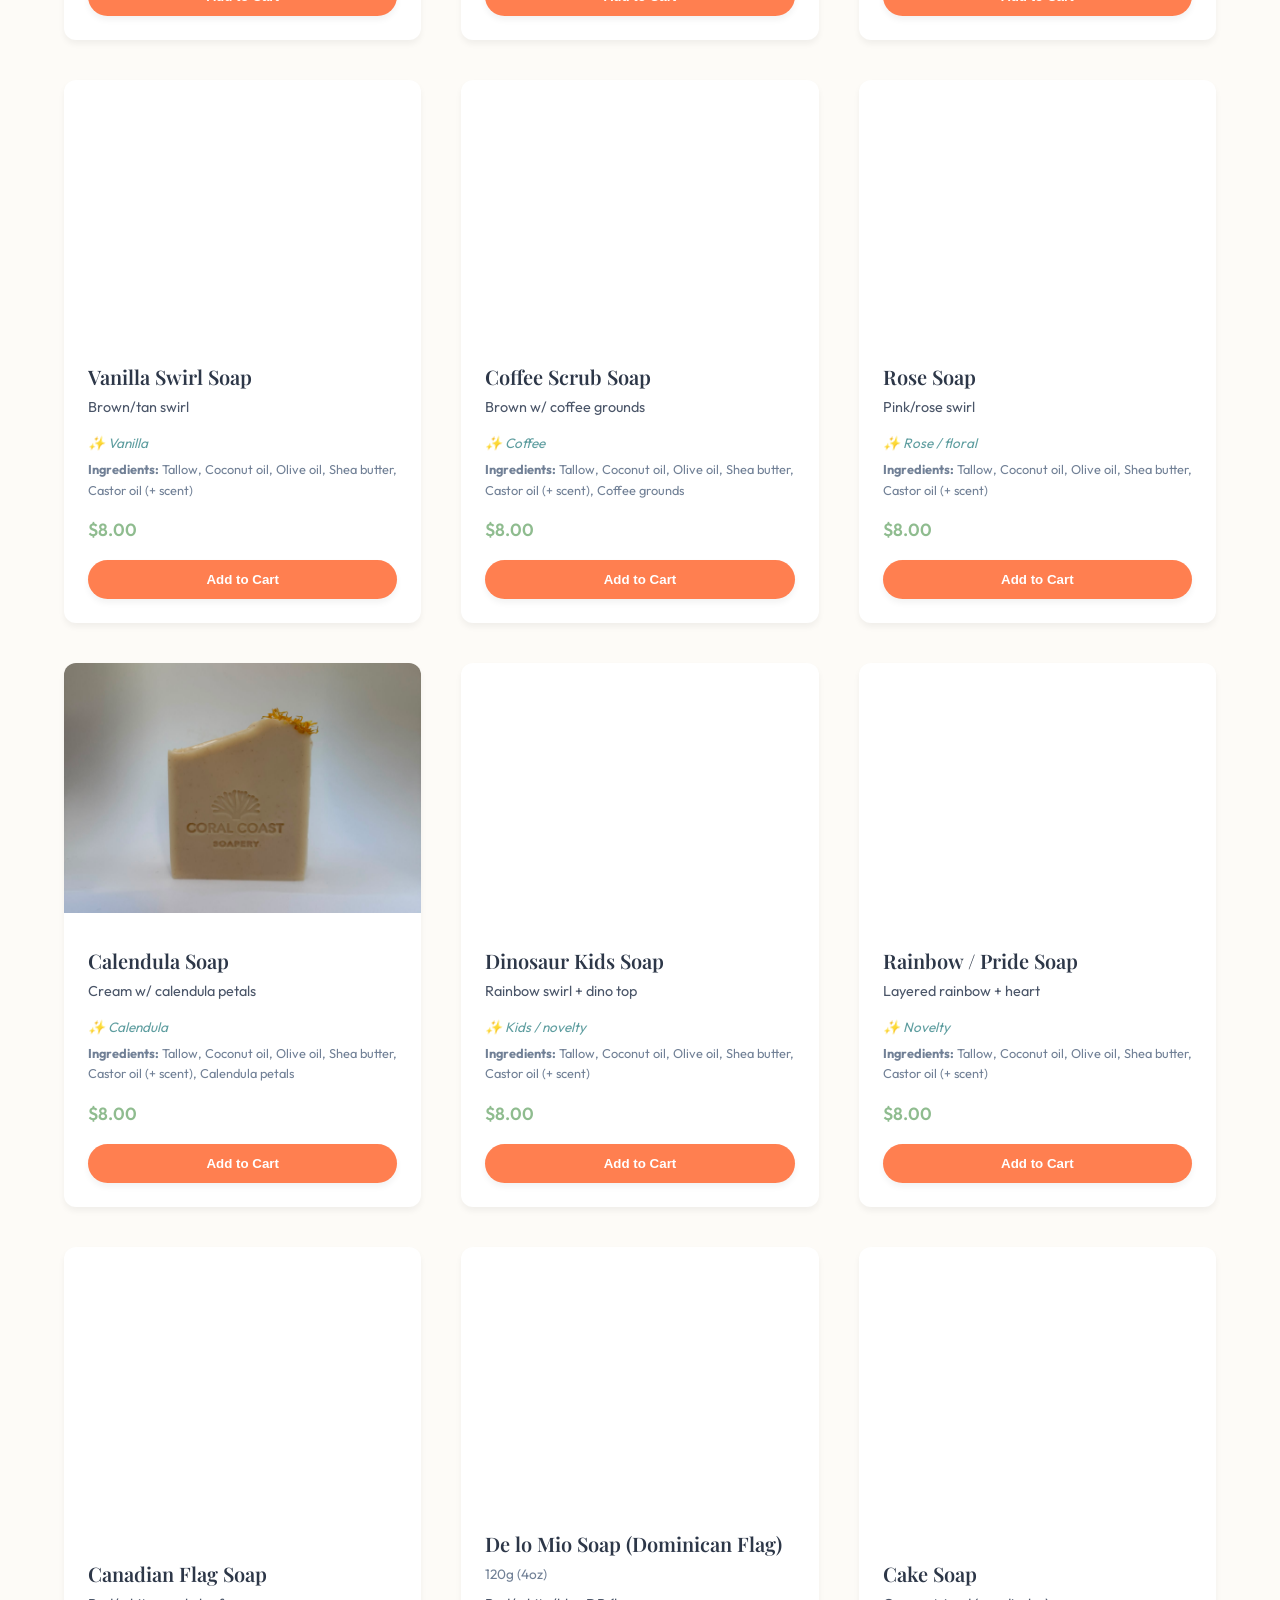
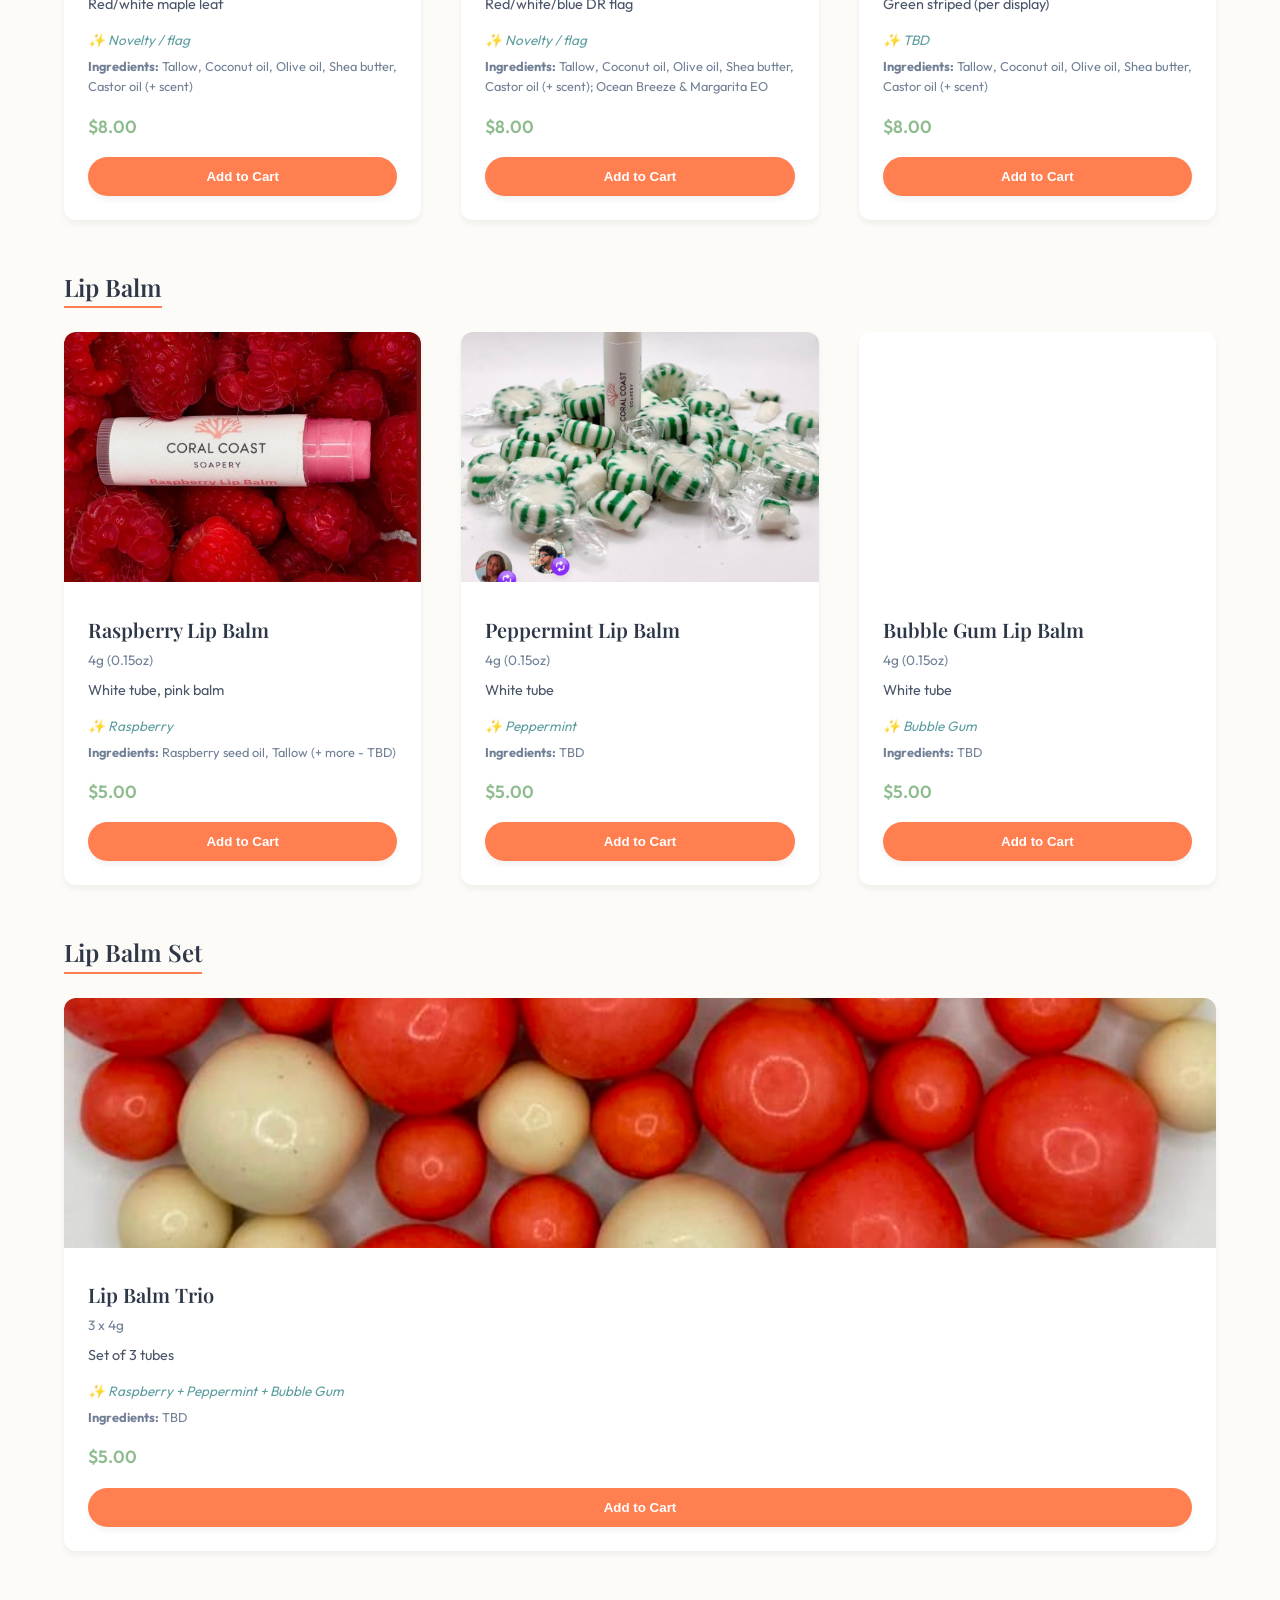
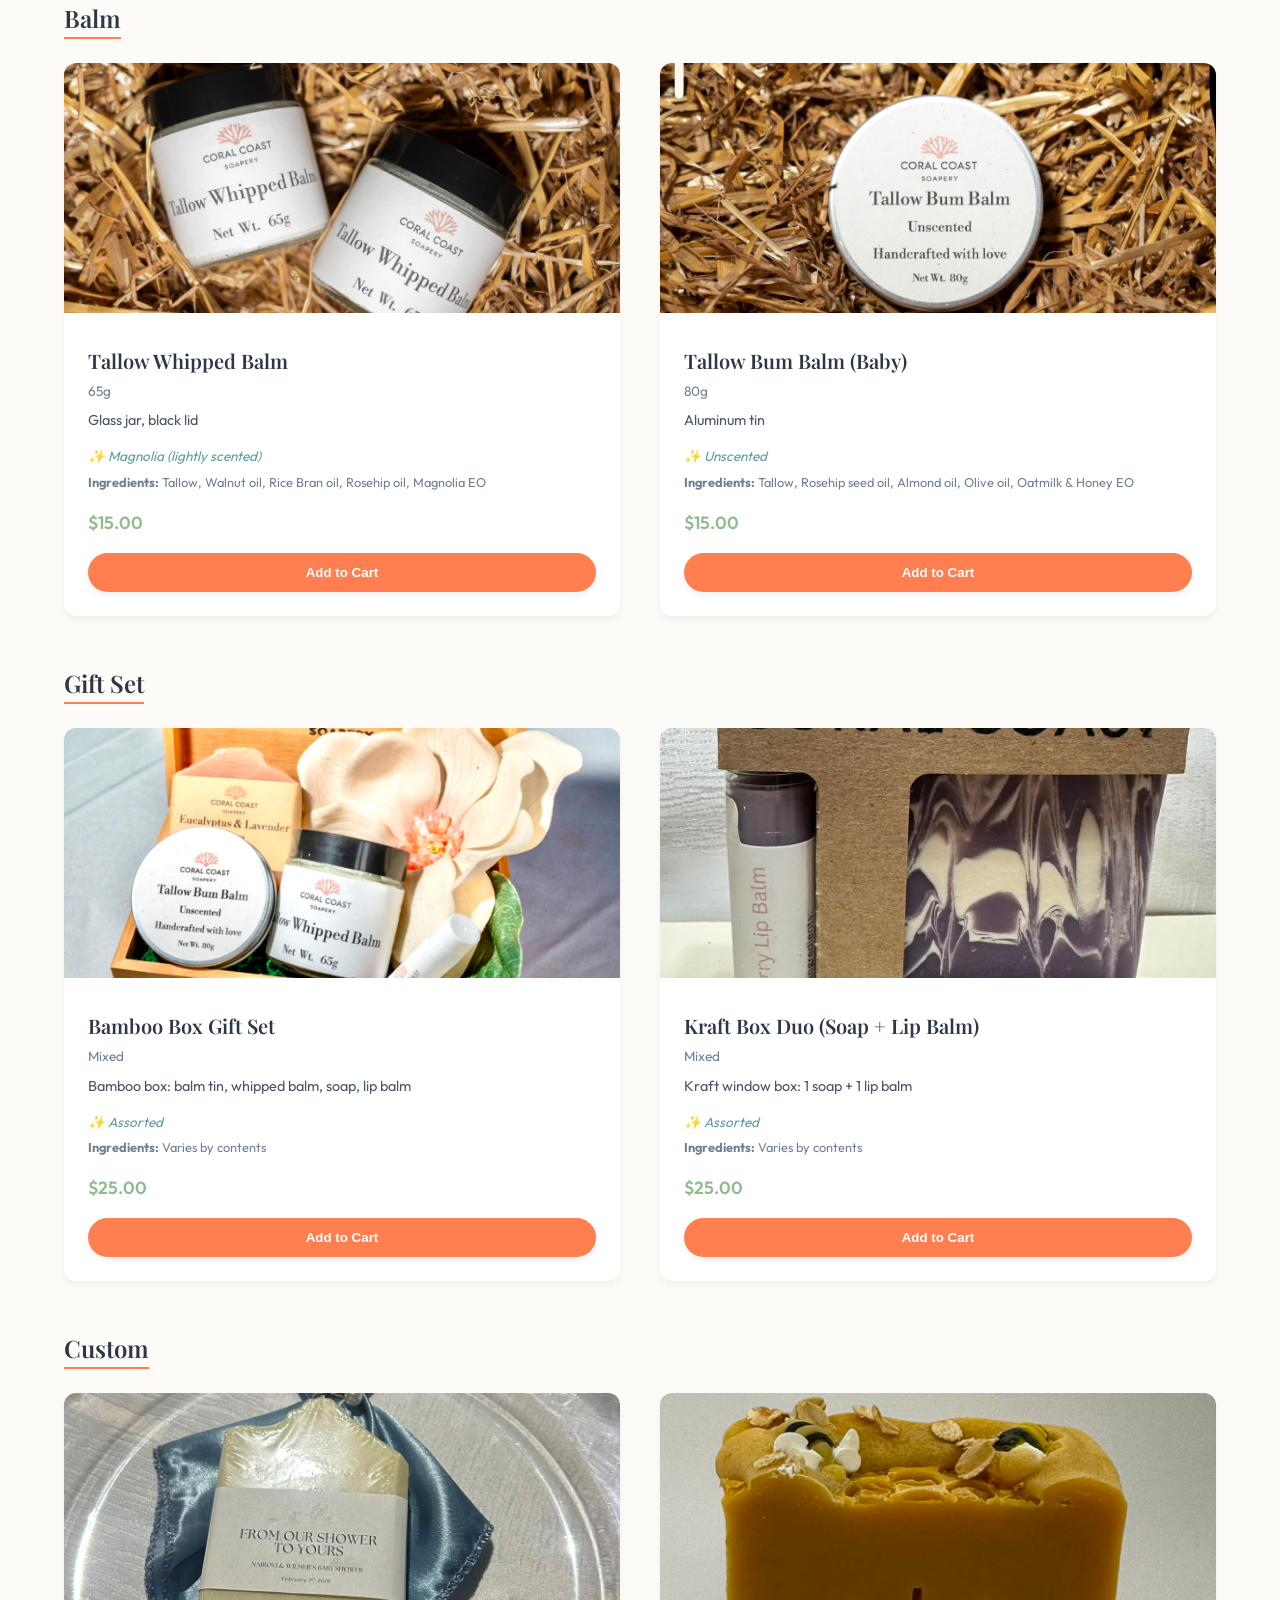
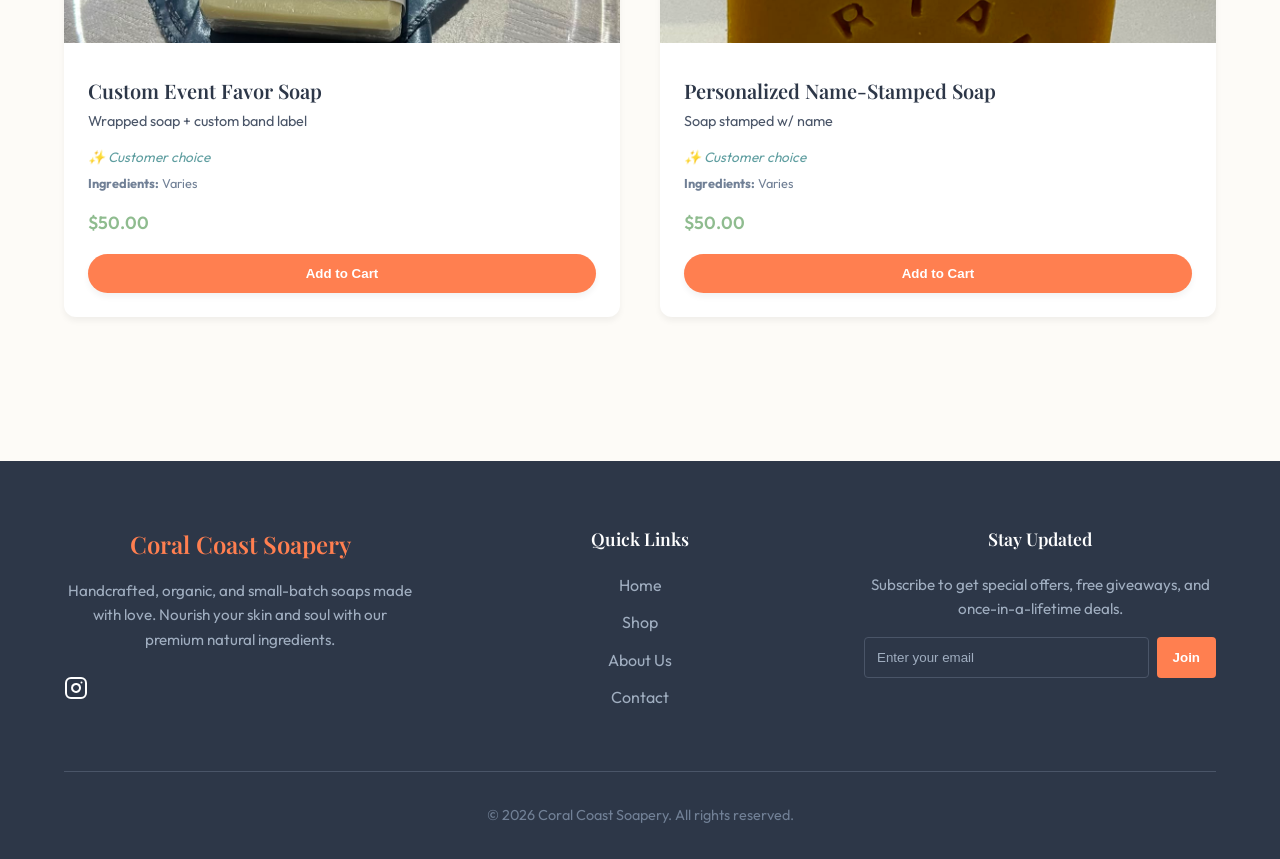
<file: shop.html>
<!DOCTYPE html>
<html lang="en">
<head>
    <meta charset="UTF-8">
    <meta name="viewport" content="width=device-width, initial-scale=1.0">
    <title>Shop | Coral Coast Soapery</title>
    <meta name="description" content="Browse handmade soap bars, lip balms, body balms and gift sets from Coral Coast Soapery.">
    <link rel="icon" href="logo/CORAL COAST_LOGO.jpg">

    <!-- Open Graph / social share -->
    <meta property="og:type" content="website">
    <meta property="og:title" content="Shop | Coral Coast Soapery">
    <meta property="og:description" content="Browse handmade soap bars, lip balms, body balms and gift sets.">
    <meta property="og:image" content="logo/CORAL COAST_LOGO.jpg">
    <meta name="twitter:card" content="summary_large_image">

    <link rel="stylesheet" href="styles.css">
</head>
<body>
    <header>
        <a href="index.html" class="logo">
            <img src="logo/CORAL COAST_LOGO.jpg" alt="Coral Coast Soapery Logo">
        </a>
        <nav>
            <ul id="nav-menu">
                <li><a href="index.html">Home</a></li>
                <li><a href="shop.html">Shop</a></li>
                <li><a href="about.html">About Us</a></li>
                <li><a href="contact.html">Contact</a></li>
            </ul>
        </nav>
        <div class="header-actions">
            <div class="cart-icon" id="cart-icon">
                <svg xmlns="http://www.w3.org/2000/svg" fill="none" viewBox="0 0 24 24" stroke="currentColor">
                    <path stroke-linecap="round" stroke-linejoin="round" stroke-width="2" d="M3 3h2l.4 2M7 13h10l4-8H5.4M7 13L5.4 5M7 13l-2.293 2.293c-.63.63-.184 1.707.707 1.707H17m0 0a2 2 0 100 4 2 2 0 000-4zm-8 2a2 2 0 11-4 0 2 2 0 014 0z" />
                </svg>
                <span class="cart-count" id="cart-count">0</span>
            </div>
            <button class="menu-toggle" id="menu-toggle" aria-label="Toggle navigation menu" aria-expanded="false" aria-controls="nav-menu">
                <span></span><span></span><span></span>
            </button>
        </div>
    </header>

    <div class="cart-sidebar" id="cart-sidebar">
        <div class="cart-header">
            <h2>Your Cart</h2>
            <button class="close-cart" id="close-cart">&times;</button>
        </div>
        <div class="cart-items" id="cart-items">
            <!-- Cart items injected here -->
        </div>
        <div class="cart-footer">
            <div class="cart-total">
                <span>Total:</span>
                <span id="cart-total-amount">$0.00</span>
            </div>
            <a href="checkout.html" class="btn btn-primary checkout-btn">Proceed to Checkout</a>
        </div>
    </div>

    <section class="products-section reveal" style="margin-top: 80px;">
        <div id="shop-products-container">
            <!-- Dynamic products injected here by main.js -->
        </div>
    </section>

        <footer>
        <div class="footer-container">
            <div class="footer-brand">
                <h3>Coral Coast Soapery</h3>
                <p>Handcrafted, organic, and small-batch soaps made with love. Nourish your skin and soul with our premium natural ingredients.</p>
                <div class="social-links">
                    <a href="https://instagram.com/coralcoastsoapery" target="_blank" aria-label="Instagram">
                        <svg width="24" height="24" viewBox="0 0 24 24" fill="none" stroke="currentColor" stroke-width="2" stroke-linecap="round" stroke-linejoin="round"><rect x="2" y="2" width="20" height="20" rx="5" ry="5"></rect><path d="M16 11.37A4 4 0 1 1 12.63 8 4 4 0 0 1 16 11.37z"></path><line x1="17.5" y1="6.5" x2="17.51" y2="6.5"></line></svg>
                    </a>
                </div>
            </div>
            <div class="footer-links">
                <h4>Quick Links</h4>
                <ul>
                    <li><a href="index.html">Home</a></li>
                    <li><a href="shop.html">Shop</a></li>
                    <li><a href="about.html">About Us</a></li>
                    <li><a href="contact.html">Contact</a></li>
                </ul>
            </div>
            <div class="footer-newsletter">
                <h4>Stay Updated</h4>
                <p style="color: #a0aec0; font-size: 0.95rem;">Subscribe to get special offers, free giveaways, and once-in-a-lifetime deals.</p>
                <form class="newsletter-form" onsubmit="event.preventDefault(); alert('Thanks for subscribing!');">
                    <input type="email" placeholder="Enter your email" required>
                    <button type="submit">Join</button>
                </form>
            </div>
        </div>
        <div class="footer-bottom">
            <p>&copy; 2026 Coral Coast Soapery. All rights reserved.</p>
        </div>
    </footer>

    <script src="main.js"></script>
</body>
</html>
</file>
<file: styles.css>
/* e:\CORAL COAST SOAPERY\styles.css */
@import url('https://fonts.googleapis.com/css2?family=Outfit:wght@300;400;500;600&family=Playfair+Display:ital,wght@0,400;0,600;1,400&display=swap');

:root {
    --color-bg: #fdfbf7;
    --color-text: #2d3748;
    --color-accent: #ff7f50;
    /* Coral */
    --color-secondary: #8fbc8f;
    /* Sage Green */
    --color-ocean: #5f9ea0;
    /* Ocean Blue */
    --color-white: #ffffff;
    --font-heading: 'Playfair Display', serif;
    --font-body: 'Outfit', sans-serif;
    --transition-smooth: all 0.3s cubic-bezier(0.25, 0.8, 0.25, 1);
    --border-radius: 12px;
    --shadow-subtle: 0 4px 6px rgba(0, 0, 0, 0.05);
    --shadow-hover: 0 10px 15px rgba(0, 0, 0, 0.1);
}

* {
    margin: 0;
    padding: 0;
    box-sizing: border-box;
}

body {
    font-family: var(--font-body);
    background-color: var(--color-bg);
    color: var(--color-text);
    line-height: 1.6;
    overflow-x: hidden;
}

h1,
h2,
h3,
h4,
h5,
h6 {
    font-family: var(--font-heading);
    font-weight: 600;
}

a {
    text-decoration: none;
    color: inherit;
}

/* Header & Nav */
header {
    background-color: rgba(253, 251, 247, 0.9);
    backdrop-filter: blur(10px);
    position: fixed;
    width: 100%;
    top: 0;
    z-index: 1000;
    box-shadow: var(--shadow-subtle);
    padding: 1rem 5%;
    display: flex;
    justify-content: space-between;
    align-items: center;
    transition: var(--transition-smooth);
}

.logo img {
    height: 60px;
    border-radius: 50%;
}

nav ul {
    list-style: none;
    display: flex;
    gap: 2rem;
}

nav a {
    font-weight: 500;
    position: relative;
    padding-bottom: 0.25rem;
}

nav a::after {
    content: '';
    position: absolute;
    width: 0;
    height: 2px;
    bottom: 0;
    left: 0;
    background-color: var(--color-accent);
    transition: var(--transition-smooth);
}

nav a:hover::after {
    width: 100%;
}



.cart-icon {
    position: relative;
    cursor: pointer;
}

.cart-icon svg {
    width: 24px;
    height: 24px;
}

.cart-count {
    position: absolute;
    top: -8px;
    right: -10px;
    background-color: var(--color-accent);
    color: var(--color-white);
    font-size: 0.75rem;
    padding: 2px 6px;
    border-radius: 10px;
    font-weight: bold;
}

.header-actions {
    display: flex;
    align-items: center;
    gap: 1.25rem;
}

/* Hamburger toggle — hidden on desktop, shown on mobile */
.menu-toggle {
    display: none;
    flex-direction: column;
    justify-content: center;
    gap: 5px;
    background: none;
    border: none;
    cursor: pointer;
    padding: 4px;
}

.menu-toggle span {
    display: block;
    width: 26px;
    height: 2px;
    border-radius: 2px;
    background-color: var(--color-text);
    transition: var(--transition-smooth);
}

.menu-toggle.active span:nth-child(1) {
    transform: translateY(7px) rotate(45deg);
}

.menu-toggle.active span:nth-child(2) {
    opacity: 0;
}

.menu-toggle.active span:nth-child(3) {
    transform: translateY(-7px) rotate(-45deg);
}

/* Hero Section */
.hero {
    margin-top: 80px;
    height: 70vh;
    display: flex;
    align-items: center;
    justify-content: center;
    text-align: center;
    background: linear-gradient(135deg, rgba(255, 127, 80, 0.1), rgba(95, 158, 160, 0.1)), url('images/IMG-20260616-WA0024.jpg') center/cover no-repeat;
    background-position: 0% 76%;
    position: relative;
    padding: 2rem;
}

.hero::after {
    content: '';
    position: absolute;
    inset: 0;
    background: rgba(0, 0, 0, 0.4);
}

.hero-content {
    position: relative;
    z-index: 1;
}

.hero-content h1 {
    font-size: 4rem;
    margin-bottom: 1rem;
    color: var(--color-white);
    text-shadow: 2px 2px 8px rgba(0, 0, 0, 0.6);
}

.hero-content p {
    font-size: 1.2rem;
    margin-bottom: 2rem;
    max-width: 600px;
    margin-inline: auto;
    color: var(--color-white);
    text-shadow: 1px 1px 5px rgba(0, 0, 0, 0.6);
}

.btn {
    display: inline-block;
    padding: 0.75rem 2rem;
    border-radius: 30px;
    font-weight: 600;
    cursor: pointer;
    transition: var(--transition-smooth);
    border: none;
}

.btn-primary {
    background-color: var(--color-accent);
    color: var(--color-white);
    box-shadow: var(--shadow-subtle);
}

.btn-primary:hover {
    background-color: #e66a3d;
    transform: translateY(-2px);
    box-shadow: var(--shadow-hover);
}

/* Products Grid */
.products-section {
    padding: 5rem 5%;
}

.section-title {
    text-align: center;
    font-size: 2.5rem;
    margin-bottom: 3rem;
}

.grid {
    display: grid;
    grid-template-columns: repeat(auto-fit, minmax(280px, 1fr));
    gap: 2.5rem;
}

.product-card {
    background-color: var(--color-white);
    border-radius: var(--border-radius);
    overflow: hidden;
    box-shadow: var(--shadow-subtle);
    transition: var(--transition-smooth);
    display: flex;
    flex-direction: column;
}

.product-card:hover {
    transform: translateY(-5px);
    box-shadow: var(--shadow-hover);
}

.product-link {
    display: block;
    overflow: hidden;
}

.product-image {
    width: 100%;
    height: 250px;
    object-fit: cover;
    transition: transform 0.5s ease;
}

.product-card:hover .product-image {
    transform: scale(1.05);
}

.product-info {
    padding: 1.5rem;
    flex-grow: 1;
    display: flex;
    flex-direction: column;
    justify-content: flex-end;
}

.product-title {
    font-size: 1.25rem;
    margin-bottom: 0.25rem;
}

.product-weight {
    font-size: 0.85rem;
    color: #718096;
    margin-bottom: 0.5rem;
}

.product-desc-small {
    font-size: 0.9rem;
    color: #4a5568;
    margin-bottom: 1rem;
    line-height: 1.4;
}

.product-price {
    font-weight: 600;
    color: var(--color-secondary);
    font-size: 1.1rem;
    margin-bottom: 1rem;
}

/* Cart Sidebar (hidden by default) */
.cart-sidebar {
    position: fixed;
    top: 0;
    right: -400px;
    width: 400px;
    height: 100vh;
    background: var(--color-white);
    box-shadow: -5px 0 15px rgba(0, 0, 0, 0.1);
    z-index: 2000;
    transition: var(--transition-smooth);
    padding: 2rem;
    display: flex;
    flex-direction: column;
}

.cart-sidebar.open {
    right: 0;
}

.cart-header {
    display: flex;
    justify-content: space-between;
    align-items: center;
    margin-bottom: 2rem;
    border-bottom: 1px solid #eee;
    padding-bottom: 1rem;
}

.close-cart {
    background: none;
    border: none;
    font-size: 1.5rem;
    cursor: pointer;
}

.cart-items {
    flex: 1;
    overflow-y: auto;
}

.cart-item {
    display: flex;
    gap: 1rem;
    margin-bottom: 1.5rem;
    align-items: center;
}

.cart-item img {
    width: 60px;
    height: 60px;
    border-radius: 8px;
    object-fit: cover;
}

.cart-item-details {
    flex: 1;
}

.cart-item-title {
    font-weight: 500;
    font-size: 0.9rem;
}

.cart-item-price {
    color: var(--color-secondary);
    font-weight: 600;
}

.remove-item {
    background: none;
    border: none;
    color: #e53e3e;
    cursor: pointer;
    font-size: 0.8rem;
}

.cart-qty {
    display: flex;
    align-items: center;
    gap: 0.5rem;
    margin-top: 0.35rem;
}

.qty-btn {
    width: 24px;
    height: 24px;
    border: 1px solid #ddd;
    background: var(--color-white);
    border-radius: 6px;
    cursor: pointer;
    font-size: 1rem;
    line-height: 1;
    display: flex;
    align-items: center;
    justify-content: center;
    transition: var(--transition-smooth);
}

.qty-btn:hover {
    border-color: var(--color-accent);
    color: var(--color-accent);
}

.qty-value {
    min-width: 20px;
    text-align: center;
    font-weight: 600;
    font-size: 0.9rem;
}

.cart-qty .remove-item {
    margin-left: auto;
}

.cart-footer {
    border-top: 1px solid #eee;
    padding-top: 1.5rem;
}

.cart-total {
    display: flex;
    justify-content: space-between;
    font-weight: 600;
    font-size: 1.2rem;
    margin-bottom: 1.5rem;
}

.checkout-btn {
    width: 100%;
    text-align: center;
}

/* Footer */
footer {
    background-color: var(--color-text);
    color: var(--color-white);
    text-align: center;
    padding: 3rem 5%;
    margin-top: 5rem;
}

/* Checkout Page */
.checkout-container {
    max-width: 1000px;
    margin: 120px auto 5rem;
    display: grid;
    grid-template-columns: 1fr 1fr;
    gap: 3rem;
    padding: 0 5%;
}

.checkout-form {
    background: var(--color-white);
    padding: 2.5rem;
    border-radius: var(--border-radius);
    box-shadow: var(--shadow-subtle);
}

.form-group {
    margin-bottom: 1.5rem;
}

.form-group label {
    display: block;
    margin-bottom: 0.5rem;
    font-weight: 500;
}

.form-group input {
    width: 100%;
    padding: 0.75rem;
    border: 1px solid #ddd;
    border-radius: 8px;
    font-family: var(--font-body);
}

.form-group input:focus {
    outline: none;
    border-color: var(--color-accent);
}

.order-summary {
    background: #f4f8f4;
    padding: 2.5rem;
    border-radius: var(--border-radius);
}

@media (max-width: 768px) {
    .checkout-container {
        grid-template-columns: 1fr;
    }

    .menu-toggle {
        display: flex;
    }

    nav {
        position: absolute;
        top: 100%;
        left: 0;
        width: 100%;
    }

    nav ul {
        flex-direction: column;
        gap: 0;
        background-color: var(--color-bg);
        box-shadow: var(--shadow-subtle);
        max-height: 0;
        overflow: hidden;
        opacity: 0;
        pointer-events: none;
        transition: var(--transition-smooth);
    }

    nav ul.active {
        max-height: 320px;
        opacity: 1;
        pointer-events: auto;
        padding: 0.5rem 5% 1rem;
    }

    nav ul li {
        padding: 0.85rem 0;
        border-bottom: 1px solid rgba(0, 0, 0, 0.06);
    }

    .hero-content h1 {
        font-size: 2.5rem;
    }

    .cart-sidebar {
        width: 100%;
        right: -100%;
    }
}

/* Single Product Detail Page */
.product-detail-wrapper {
    max-width: 1200px;
    margin: 120px auto 5rem;
    padding: 0 5%;
}

.back-link {
    display: inline-block;
    margin-bottom: 2rem;
    font-weight: 500;
    color: var(--color-ocean);
    transition: var(--transition-smooth);
}

.back-link:hover {
    color: var(--color-accent);
}

.product-detail-container {
    display: grid;
    grid-template-columns: 1fr 1fr;
    gap: 4rem;
    background: var(--color-white);
    padding: 3rem;
    border-radius: var(--border-radius);
    box-shadow: var(--shadow-subtle);
}

.pd-gallery img {
    width: 100%;
    height: auto;
    border-radius: 12px;
    object-fit: cover;
    box-shadow: var(--shadow-subtle);
}

.pd-info {
    display: flex;
    flex-direction: column;
    justify-content: center;
}

.pd-category {
    font-size: 0.9rem;
    text-transform: uppercase;
    letter-spacing: 1px;
    color: var(--color-secondary);
    margin-bottom: 0.5rem;
    font-weight: 600;
}

.pd-title {
    font-size: 2.5rem;
    margin-bottom: 1rem;
    line-height: 1.2;
}

.pd-price {
    font-size: 1.5rem;
    font-weight: 600;
    color: var(--color-text);
    margin-bottom: 1.5rem;
}

.pd-scent {
    font-size: 1.1rem;
    font-style: italic;
    color: var(--color-ocean);
    margin-bottom: 1rem;
}

.pd-desc {
    font-size: 1rem;
    color: #4a5568;
    margin-bottom: 1.5rem;
    line-height: 1.6;
}

.pd-weight {
    font-size: 0.9rem;
    color: #718096;
    margin-bottom: 1.5rem;
}

.pd-ingredients {
    background: #fdfbf7;
    padding: 1.5rem;
    border-radius: 8px;
    margin-bottom: 2rem;
    border-left: 4px solid var(--color-secondary);
}

.pd-ingredients h3 {
    font-size: 1rem;
    margin-bottom: 0.5rem;
}

.pd-ingredients p {
    font-size: 0.9rem;
    color: #4a5568;
}

.pd-add-btn {
    width: 100%;
    padding: 1rem;
    font-size: 1.1rem;
    margin-bottom: 1.5rem;
}

.pd-shipping-note {
    font-size: 0.85rem;
    color: #a0aec0;
    text-align: center;
}

/* Animations */
.reveal {
    transform: translateY(30px);
    opacity: 0;
    transition: all 0.8s ease-out;
}

.reveal.active {
    transform: translateY(0);
    opacity: 1;
}

/* Toast Notification */
#toast-container {
    position: fixed;
    bottom: 20px;
    right: 20px;
    z-index: 9999;
    display: flex;
    flex-direction: column;
    gap: 10px;
}

.toast {
    background: var(--color-text);
    color: var(--color-white);
    padding: 1rem 1.5rem;
    border-radius: 8px;
    box-shadow: 0 10px 15px -3px rgba(0, 0, 0, 0.2);
    font-size: 0.95rem;
    display: flex;
    align-items: center;
    gap: 10px;
    animation: slideIn 0.3s ease-out forwards;
}

.toast.fade-out {
    animation: fadeOut 0.5s ease-in forwards;
}

@keyframes slideIn {
    from {
        transform: translateX(100%);
        opacity: 0;
    }

    to {
        transform: translateX(0);
        opacity: 1;
    }
}

@keyframes fadeOut {
    from {
        transform: translateX(0);
        opacity: 1;
    }

    to {
        transform: translateX(100%);
        opacity: 0;
    }
}

/* Rich Footer */
footer {
    background-color: var(--color-text);
    color: var(--color-white);
    padding: 4rem 5% 2rem;
    margin-top: 4rem;
}

.footer-container {
    display: grid;
    grid-template-columns: repeat(auto-fit, minmax(250px, 1fr));
    gap: 3rem;
    margin-bottom: 3rem;
}

.footer-brand h3 {
    font-family: var(--font-heading);
    font-size: 1.5rem;
    color: var(--color-accent);
    margin-bottom: 1rem;
}

.footer-brand p {
    color: #a0aec0;
    font-size: 0.95rem;
    margin-bottom: 1.5rem;
}

.social-links {
    display: flex;
    gap: 1rem;
}

.social-links a {
    color: var(--color-white);
    transition: var(--color-accent);
}

.social-links a:hover {
    color: var(--color-accent);
}

.footer-links h4,
.footer-newsletter h4 {
    font-size: 1.1rem;
    margin-bottom: 1.25rem;
    color: var(--color-white);
}

.footer-links ul {
    list-style: none;
}

.footer-links li {
    margin-bottom: 0.75rem;
}

.footer-links a {
    color: #a0aec0;
    transition: var(--transition-smooth);
}

.footer-links a:hover {
    color: var(--color-accent);
}

.newsletter-form {
    display: flex;
    gap: 0.5rem;
    margin-top: 1rem;
}

.newsletter-form input {
    flex: 1;
    padding: 0.75rem;
    border: 1px solid #4a5568;
    background: transparent;
    color: var(--color-white);
    border-radius: 4px;
    outline: none;
}

.newsletter-form input::placeholder {
    color: #a0aec0;
}

.newsletter-form button {
    padding: 0.75rem 1rem;
    background: var(--color-accent);
    color: var(--color-white);
    border: none;
    border-radius: 4px;
    cursor: pointer;
    font-weight: 600;
    transition: background 0.3s ease;
}

.newsletter-form button:hover {
    background: #e66a3d;
}

.footer-bottom {
    text-align: center;
    padding-top: 2rem;
    border-top: 1px solid #4a5568;
    color: #718096;
    font-size: 0.9rem;
}

@media (max-width: 900px) {
    .product-detail-container {
        grid-template-columns: 1fr;
        padding: 2rem;
        gap: 2rem;
    }
}

/* ===== Shared page hero (About / Contact) ===== */
.page-hero {
    margin-top: 80px;
    padding: 4rem 5% 2rem;
    text-align: center;
    background: linear-gradient(135deg, rgba(255, 127, 80, 0.1), rgba(95, 158, 160, 0.1));
}

.page-hero-content h1 {
    font-size: 3rem;
    color: var(--color-accent);
    margin-bottom: 0.5rem;
}

.page-hero-content p {
    font-size: 1.15rem;
    max-width: 600px;
    margin: 0 auto;
    color: #4a5568;
}

/* Outline button variant */
.btn-outline {
    background: transparent;
    color: var(--color-accent);
    border: 2px solid var(--color-accent);
}

.btn-outline:hover {
    background: var(--color-accent);
    color: var(--color-white);
    transform: translateY(-2px);
    box-shadow: var(--shadow-hover);
}

/* ===== About page ===== */
.about-section {
    max-width: 1000px;
    margin: 0 auto;
    padding: 4rem 5%;
}

.about-story {
    text-align: center;
    max-width: 720px;
    margin: 0 auto 3.5rem;
}

.about-story h2 {
    font-size: 2rem;
    margin-bottom: 1.5rem;
}

.about-story p {
    color: #4a5568;
    margin-bottom: 1.25rem;
}

.values-grid {
    display: grid;
    grid-template-columns: repeat(auto-fit, minmax(220px, 1fr));
    gap: 2rem;
    margin-bottom: 3.5rem;
}

.value-card {
    background: var(--color-white);
    border-radius: var(--border-radius);
    box-shadow: var(--shadow-subtle);
    padding: 2rem 1.5rem;
    text-align: center;
    transition: var(--transition-smooth);
}

.value-card:hover {
    transform: translateY(-6px);
    box-shadow: var(--shadow-hover);
}

.value-icon {
    font-size: 2.5rem;
    margin-bottom: 1rem;
}

.value-card h3 {
    margin-bottom: 0.5rem;
    font-size: 1.15rem;
}

.value-card p {
    font-size: 0.9rem;
    color: #718096;
}

.about-cta {
    display: flex;
    gap: 1rem;
    justify-content: center;
    flex-wrap: wrap;
}

/* ===== Contact page ===== */
.contact-section {
    max-width: 1000px;
    margin: 0 auto;
    padding: 4rem 5%;
    display: grid;
    grid-template-columns: 1fr 1.3fr;
    gap: 3rem;
    align-items: start;
}

.contact-methods {
    display: flex;
    flex-direction: column;
    gap: 1.25rem;
}

.contact-method {
    display: flex;
    flex-direction: column;
    background: var(--color-white);
    border-radius: var(--border-radius);
    box-shadow: var(--shadow-subtle);
    padding: 1.5rem;
    transition: var(--transition-smooth);
}

.contact-method:hover {
    transform: translateY(-4px);
    box-shadow: var(--shadow-hover);
}

.contact-method-icon {
    font-size: 1.75rem;
    margin-bottom: 0.5rem;
}

.contact-method-label {
    font-weight: 600;
    color: var(--color-text);
}

.contact-method-value {
    font-size: 0.9rem;
    color: var(--color-ocean);
}

.contact-form-wrapper {
    background: var(--color-white);
    border-radius: var(--border-radius);
    box-shadow: var(--shadow-subtle);
    padding: 2.5rem;
}

.contact-form-wrapper h2 {
    margin-bottom: 0.5rem;
}

.contact-form-note {
    color: #718096;
    font-size: 0.9rem;
    margin-bottom: 1.5rem;
}

.form-group textarea {
    width: 100%;
    padding: 0.75rem;
    border: 1px solid #ddd;
    border-radius: 8px;
    font-family: var(--font-body);
    resize: vertical;
}

.form-group textarea:focus {
    outline: none;
    border-color: var(--color-accent);
}

.contact-form-status {
    margin-top: 1rem;
    font-weight: 500;
    color: var(--color-secondary);
    text-align: center;
}

@media (max-width: 768px) {
    .contact-section {
        grid-template-columns: 1fr;
    }

    .page-hero-content h1 {
        font-size: 2.25rem;
    }
}
</file>
